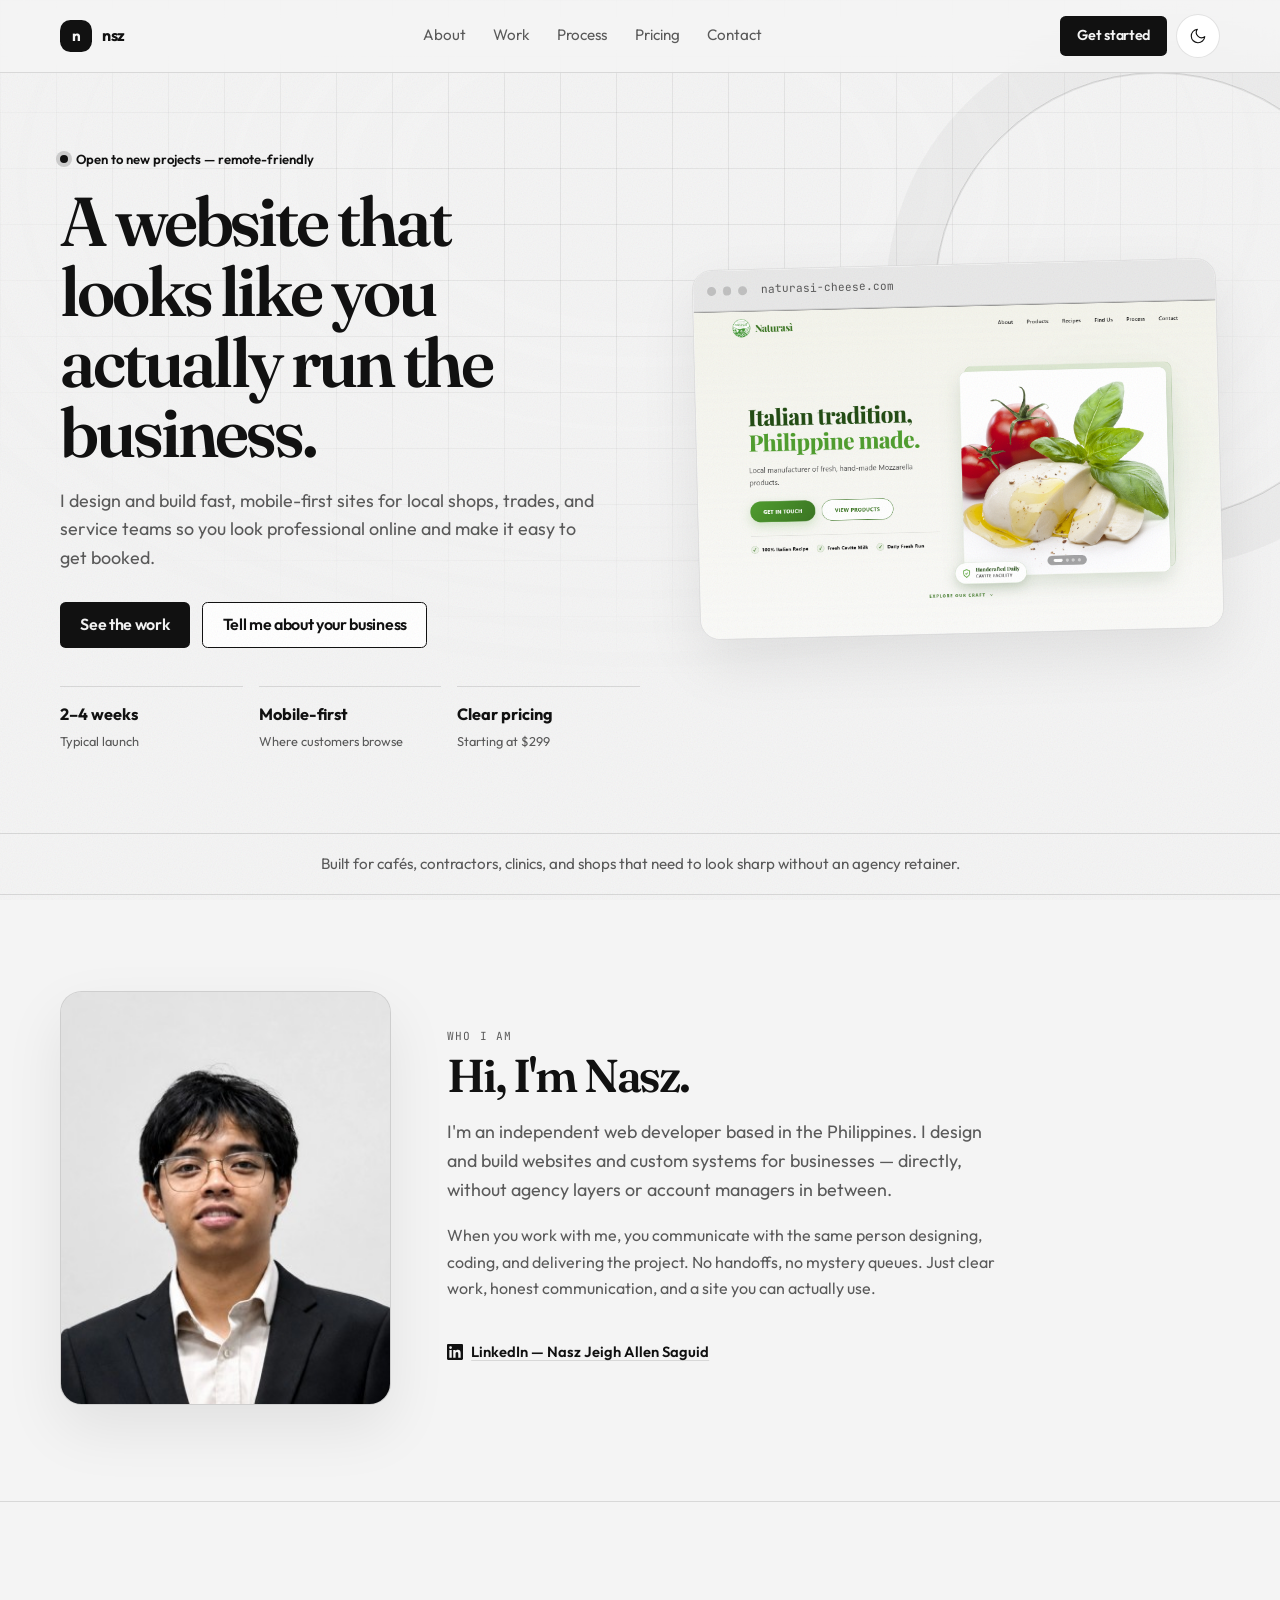
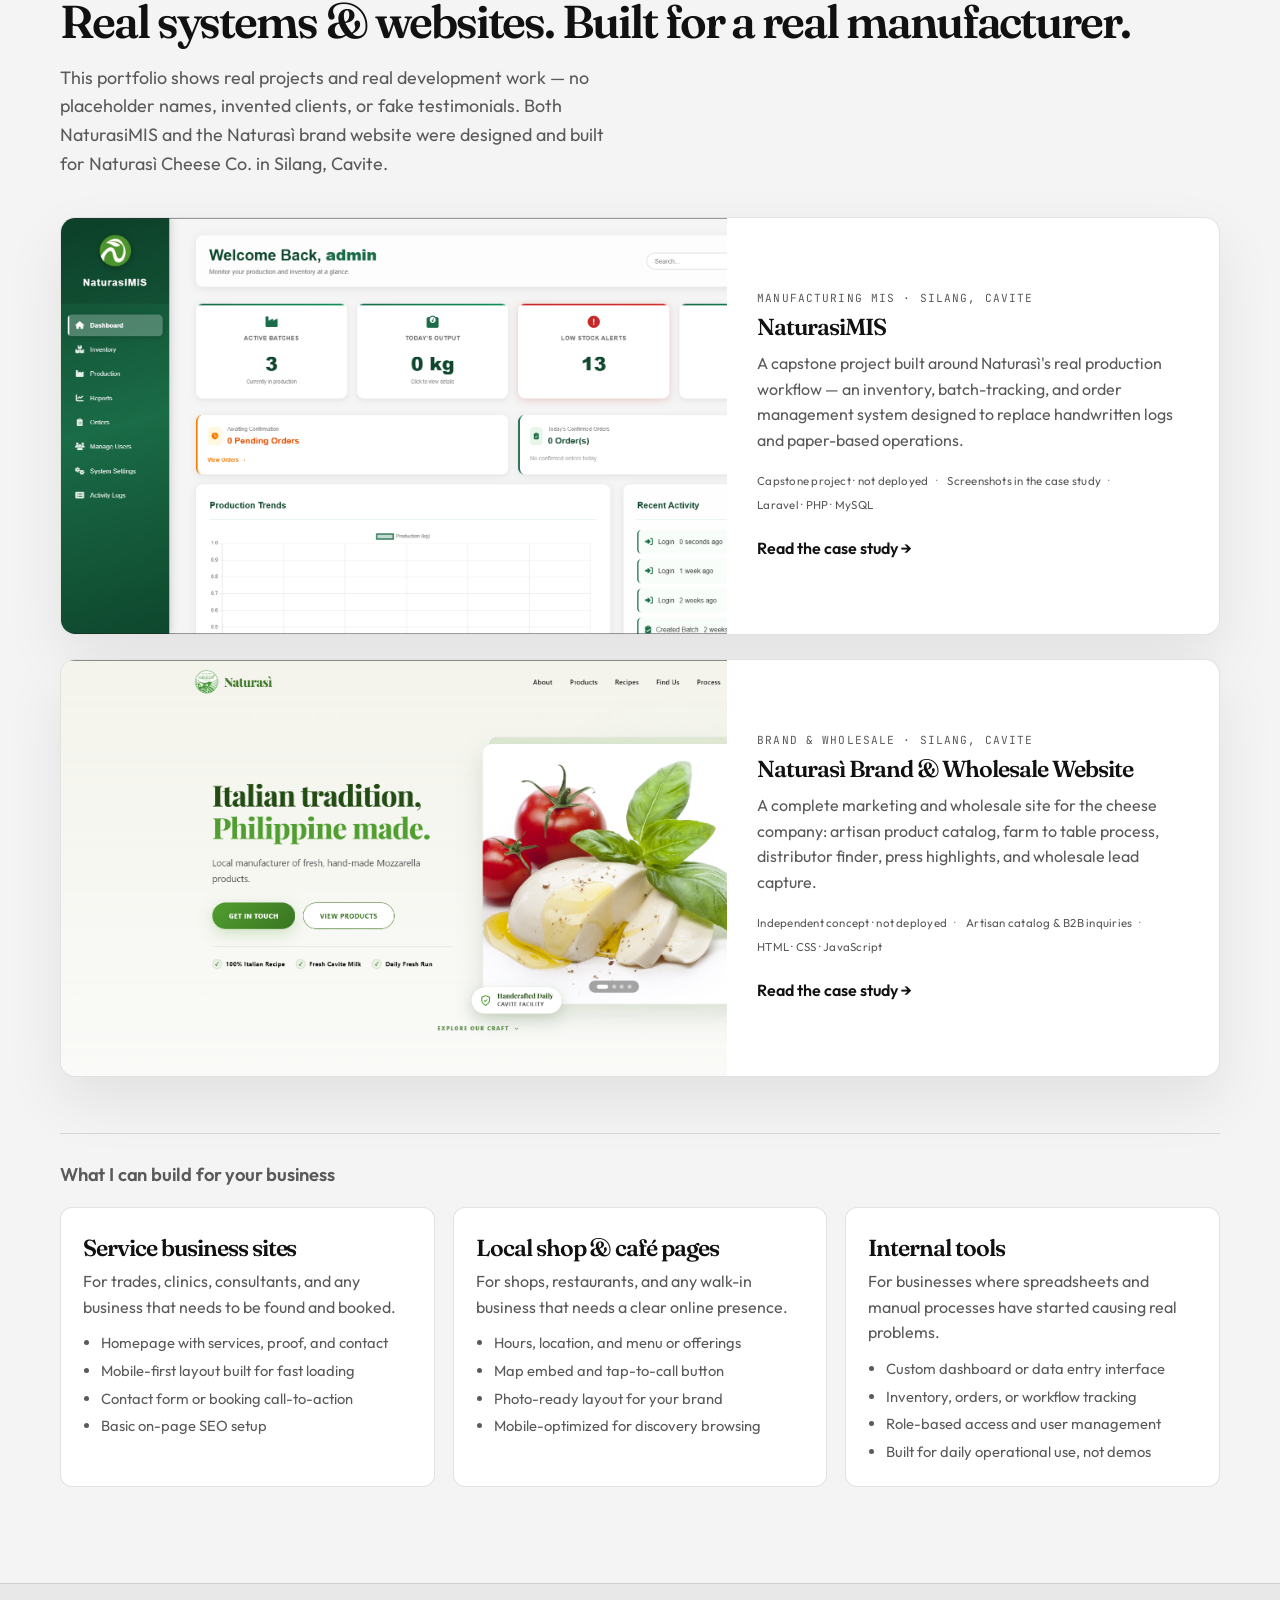
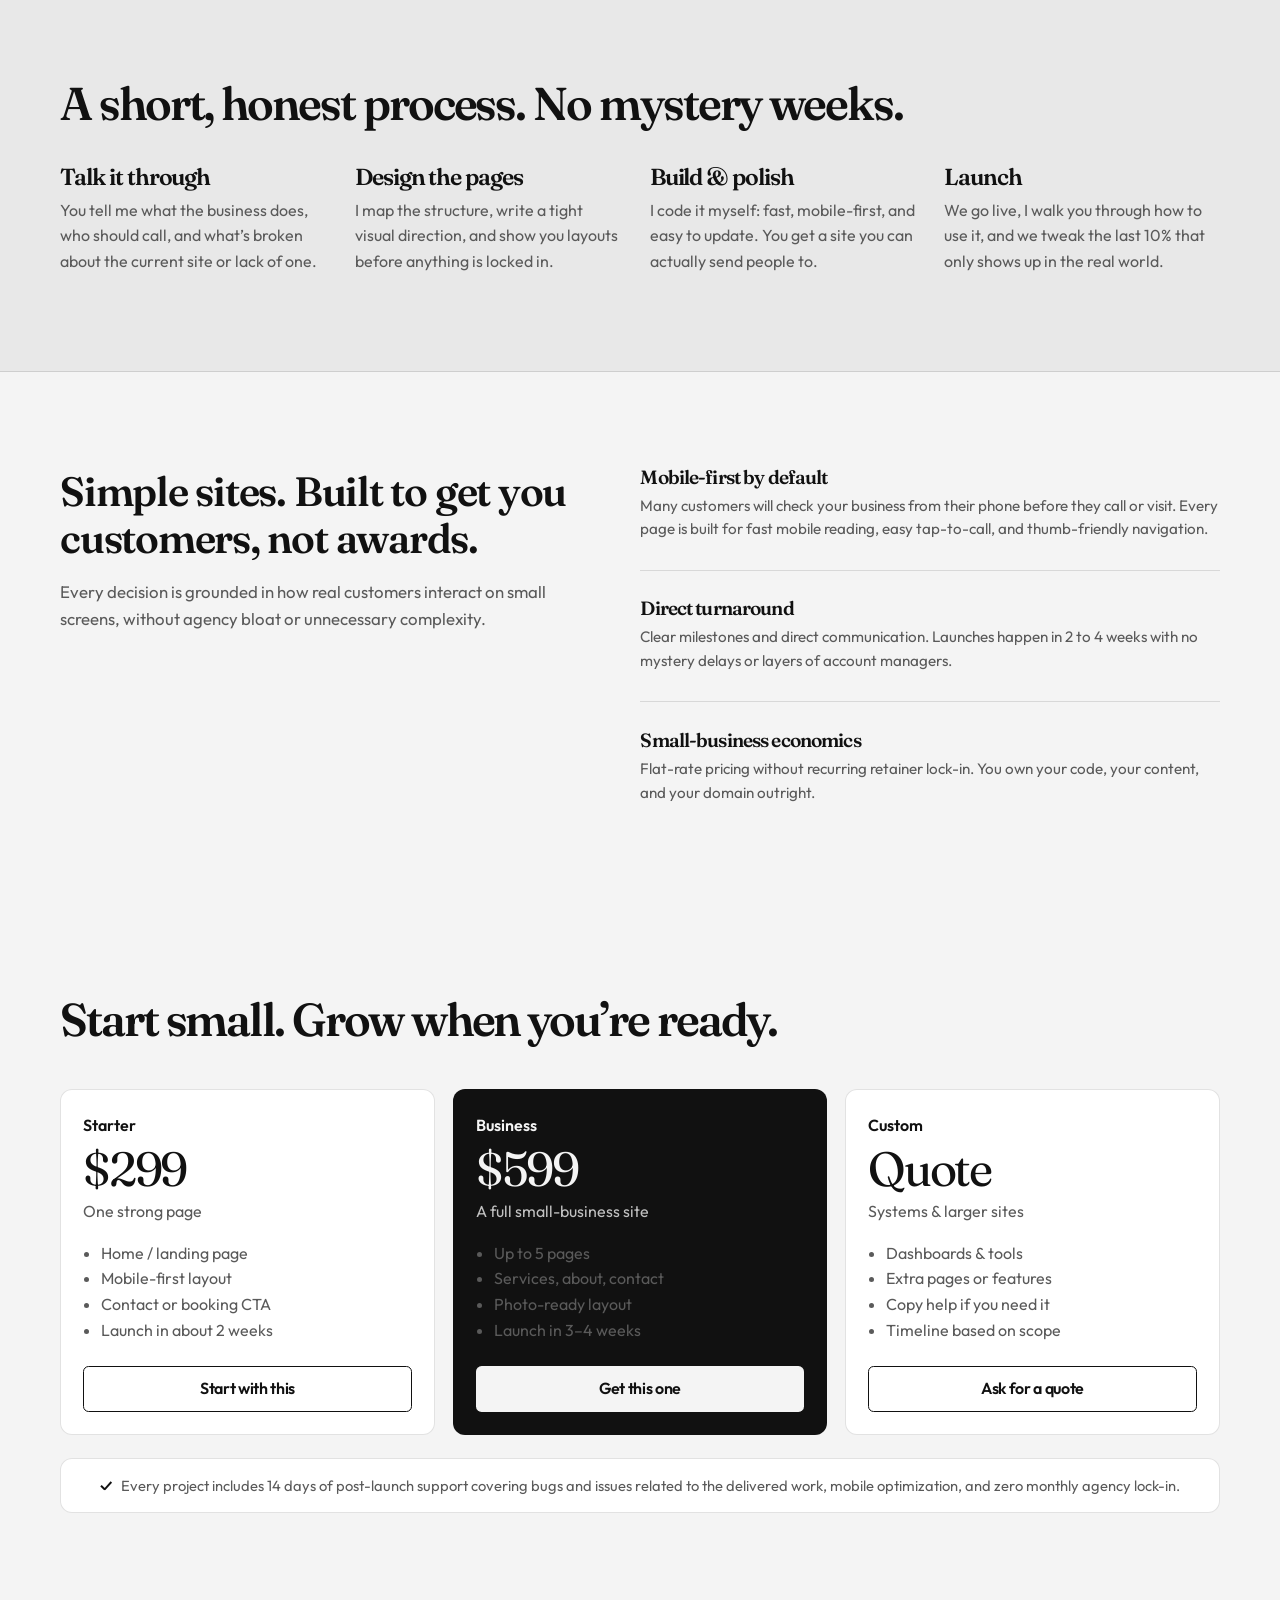
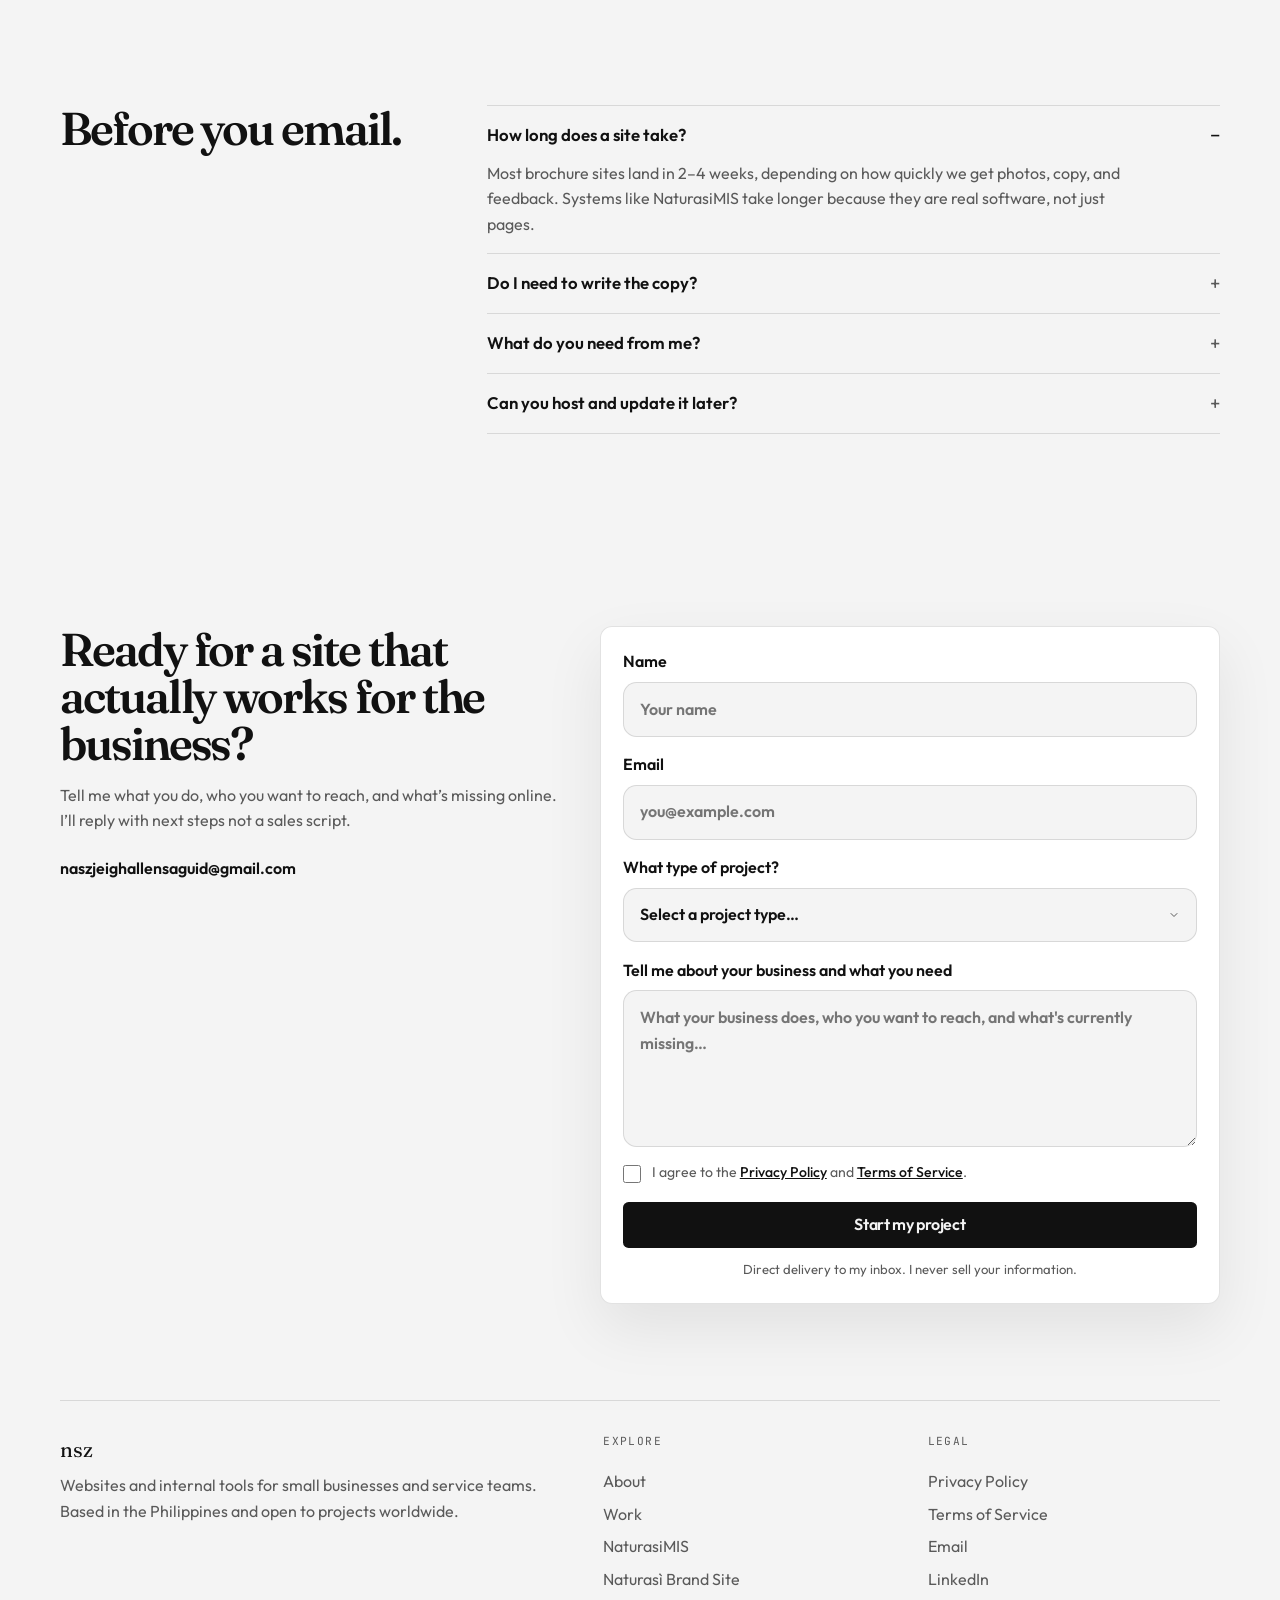
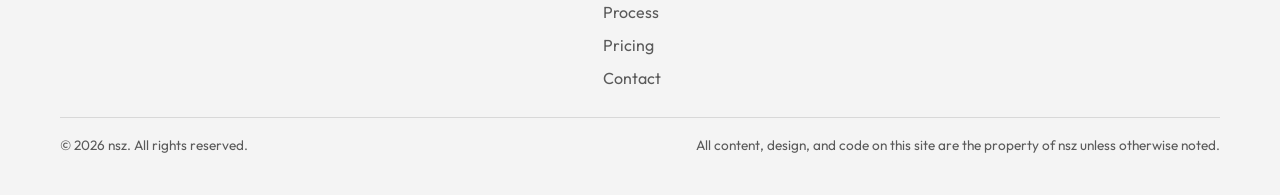
<file: index.html>
<!DOCTYPE html>
<html lang="en">
  <head>
    <meta charset="UTF-8" />
    <meta name="viewport" content="width=device-width, initial-scale=1.0" />
    <meta
      name="description"
      content="nsz builds fast, modern websites for local businesses — clean design, clear structure, and pages that help you win more customers."
    />
    <meta name="author" content="nsz" />
    <meta name="robots" content="index, follow" />
    <meta name="theme-color" content="#f4f4f4" />
    <meta name="color-scheme" content="light dark" />
    <title>nsz — Websites for local businesses</title>
    <meta property="og:type" content="website" />
    <meta property="og:title" content="nsz — Websites for local businesses" />
    <meta
      property="og:description"
      content="Freelance web design for shops, trades, and service teams. Fast, mobile-first sites that make it easy to get booked."
    />
    <meta property="og:image" content="assets/naturasi-brand.png" />
    <meta property="og:url" content="https://nsz-web.netlify.app/" />
    <link rel="canonical" href="https://nsz-web.netlify.app/" />
    <meta property="og:locale" content="en_US" />
    <meta name="twitter:card" content="summary_large_image" />
    <meta name="twitter:title" content="nsz — Websites for local businesses" />
    <meta
      name="twitter:description"
      content="Freelance web design for shops, trades, and service teams."
    />
    <meta name="twitter:image" content="assets/naturasi-brand.png" />
    <link rel="preconnect" href="https://fonts.googleapis.com" />
    <link rel="preconnect" href="https://fonts.gstatic.com" crossorigin />
    <link
      href="https://fonts.googleapis.com/css2?family=Fraunces:opsz,wght@9..144,500;9..144,600;9..144,700&family=Outfit:wght@400;500;600;700&family=JetBrains+Mono:wght@500;700&display=swap"
      rel="stylesheet"
    />
    <link rel="stylesheet" href="styles.css" />
    <link rel="icon" href="assets/favicon.ico" type="image/x-icon" />
    <link rel="apple-touch-icon" href="assets/favicon.ico" />
    <script type="application/ld+json">
      {
        "@context": "https://schema.org",
        "@type": "ProfessionalService",
        "name": "nsz",
        "description": "Freelance web design and custom development for small businesses and service teams.",
        "email": "naszjeighallensaguid@gmail.com",
        "areaServed": ["US", "Worldwide"],
        "priceRange": "$299+",
        "url": "./"
      }
    </script>
  </head>
  <body>
    <a class="skip-link" href="#top">Skip to content</a>
    <div class="page-grain" aria-hidden="true"></div>

    <div class="page-shell">
      <header class="site-header">
        <div class="container nav-wrap">
          <a href="#top" class="brand" aria-label="nsz home">
            <span class="brand-mark">n</span>
            <span class="brand-text">nsz</span>
          </a>

          <nav class="site-nav" id="siteNav" aria-label="Main navigation">
            <a href="#about">About</a>
            <a href="#work">Work</a>
            <a href="#process">Process</a>
            <a href="#pricing">Pricing</a>
            <a href="#contact">Contact</a>
            <a class="button button-small button-primary nav-cta-mobile" href="#contact">Get started</a>
          </nav>

          <div class="nav-actions">
            <a class="button button-small button-primary" href="#contact">Get started</a>
            <button
              id="themeToggle"
              class="button button-small button-secondary theme-toggle"
              aria-pressed="false"
              aria-label="Toggle night mode"
              type="button"
            >
              <svg class="icon icon-moon" viewBox="0 0 24 24" width="18" height="18" aria-hidden="true" focusable="false">
                <path d="M21 12.79A9 9 0 1 1 11.21 3 7 7 0 0 0 21 12.79z" fill="none" stroke="currentColor" stroke-width="1.5" stroke-linecap="round" stroke-linejoin="round"></path>
              </svg>
              <svg class="icon icon-sun" viewBox="0 0 24 24" width="18" height="18" aria-hidden="true" focusable="false">
                <circle cx="12" cy="12" r="3" fill="none" stroke="currentColor" stroke-width="1.5"></circle>
                <path d="M12 1v2M12 21v2M4.2 4.2l1.4 1.4M18.4 18.4l1.4 1.4M1 12h2M21 12h2M4.2 19.8l1.4-1.4M18.4 5.6l1.4-1.4" fill="none" stroke="currentColor" stroke-width="1.5" stroke-linecap="round"></path>
              </svg>
            </button>
            <button
              class="menu-toggle"
              id="menuToggle"
              type="button"
              aria-expanded="false"
              aria-controls="siteNav"
              aria-label="Open menu"
            >
              <span></span>
              <span></span>
              <span></span>
            </button>
          </div>
        </div>
      </header>

      <main id="top">
        <section class="hero">
          <div class="container hero-grid">
            <div class="hero-copy reveal in-view">
              <p class="availability"><span></span> Open to new projects &mdash; remote-friendly</p>
              <h1>A website that looks like you actually run the business.</h1>
              <p class="lead">
                I design and build fast, mobile-first sites for local shops, trades, and service teams
                so you look professional online and make it easy to get booked.
              </p>
              <div class="cta-row">
                <a class="button button-primary" href="#work">See the work</a>
                <a class="button button-secondary" href="#contact">Tell me about your business</a>
              </div>
              <ul class="hero-metrics" aria-label="How projects typically run">
                <li><strong>2–4 weeks</strong><span>Typical launch</span></li>
                <li><strong>Mobile-first</strong><span>Where customers browse</span></li>
                <li><strong>Clear pricing</strong><span>Starting at $299</span></li>
              </ul>
            </div>

            <div class="hero-visual reveal in-view">
              <div class="hero-glow" aria-hidden="true"></div>
              <figure class="device-frame">
                <div class="device-chrome">
                  <span></span><span></span><span></span>
                  <p>naturasi-cheese.com</p>
                </div>
                <img
                  src="assets/naturasi-brand.png"
                  alt="Naturasì Cheese Co. artisan website showcase"
                />
              </figure>
            </div>
          </div>
        </section>

        <section class="strip">
          <div class="container strip-inner">
            <p>Built for cafés, contractors, clinics, and shops that need to look sharp without an agency retainer.</p>
          </div>
        </section>

        <section id="about" class="section-space about">
          <div class="container about-wrap">
            <div class="about-photo-col">
              <div class="about-photo-frame">
                <img
                  src="assets/nasz.jpg"
                  alt="Nasz Jeigh Allen Saguid — independent web developer based in the Philippines"
                  class="about-photo"
                />
              </div>
            </div>
            <div class="about-copy reveal">
              <p class="project-row-label">Who I am</p>
              <h2>Hi, I'm Nasz.</h2>
              <p class="lead">
                I'm an independent web developer based in the Philippines. I design and build
                websites and custom systems for businesses — directly, without agency layers
                or account managers in between.
              </p>
              <p class="about-detail">
                When you work with me, you communicate with the same person designing,
                coding, and delivering the project. No handoffs, no mystery queues. Just
                clear work, honest communication, and a site you can actually use.
              </p>
              <a
                href="https://www.linkedin.com/in/nasz-jeigh-allen-saguid-150aa339a/"
                target="_blank"
                rel="noopener noreferrer"
                class="about-linkedin"
                aria-label="Nasz Jeigh Allen Saguid on LinkedIn (opens in new tab)"
              >
                <svg width="16" height="16" viewBox="0 0 24 24" fill="currentColor" aria-hidden="true" focusable="false">
                  <path d="M20.447 20.452h-3.554v-5.569c0-1.328-.027-3.037-1.852-3.037-1.853 0-2.136 1.445-2.136 2.939v5.667H9.351V9h3.414v1.561h.046c.477-.9 1.637-1.85 3.37-1.85 3.601 0 4.267 2.37 4.267 5.455v6.286zM5.337 7.433a2.062 2.062 0 01-2.063-2.065 2.064 2.064 0 112.063 2.065zm1.782 13.019H3.555V9h3.564v11.452zM22.225 0H1.771C.792 0 0 .774 0 1.729v20.542C0 23.227.792 24 1.771 24h20.451C23.2 24 24 23.227 24 22.271V1.729C24 .774 23.2 0 22.222 0h.003z"/>
                </svg>
                LinkedIn &mdash; Nasz Jeigh Allen Saguid
              </a>
            </div>
          </div>
        </section>

        <section id="work" class="section-space work">
          <div class="container">
            <div class="section-heading reveal">
              <h2>Real systems &amp; websites. Built for a real manufacturer.</h2>
              <p class="section-lede">
                This portfolio shows real projects and real development work — no placeholder names,
                invented clients, or fake testimonials. Both NaturasiMIS and the Naturasì brand
                website were designed and built for Naturasì Cheese Co. in Silang, Cavite.
              </p>
            </div>

            <article class="case-study reveal">
              <a class="case-study-link" href="naturasi.html">
                <div class="case-media">
                  <img src="assets/Dashboard.png" alt="NaturasiMIS dashboard screenshot" />
                </div>
                <div class="case-body">
                  <p class="project-row-label">Manufacturing MIS · Silang, Cavite</p>
                  <h3>NaturasiMIS</h3>
                  <p>
                    A capstone project built around Naturasì's real production workflow — an inventory,
                    batch-tracking, and order management system designed to replace handwritten logs and
                    paper-based operations.
                  </p>
                  <ul class="case-tags">
                    <li>Capstone project · not deployed</li>
                    <li>Screenshots in the case study</li>
                    <li>Laravel · PHP · MySQL</li>
                  </ul>
                  <span class="text-link">Read the case study <span aria-hidden="true">→</span></span>
                </div>
              </a>
            </article>

            <article class="case-study reveal">
              <a class="case-study-link" href="naturasi-website.html">
                <div class="case-media">
                  <img src="assets/naturasi-brand.png" alt="Naturasì brand and wholesale website screenshot" />
                </div>
                <div class="case-body">
                  <p class="project-row-label">Brand &amp; Wholesale · Silang, Cavite</p>
                  <h3>Naturasì Brand &amp; Wholesale Website</h3>
                  <p>
                    A complete marketing and wholesale site for the cheese company: artisan product catalog,
                    farm to table process, distributor finder, press highlights, and wholesale lead capture.
                  </p>
                  <ul class="case-tags">
                    <li>Independent concept &middot; not deployed</li>
                    <li>Artisan catalog &amp; B2B inquiries</li>
                    <li>HTML · CSS · JavaScript</li>
                  </ul>
                  <span class="text-link">Read the case study <span aria-hidden="true">→</span></span>
                </div>
              </a>
            </article>

            <div class="offer-header reveal">
              <h3>What I can build for your business</h3>
            </div>

            <div class="offer-grid">
              <article class="offer-card reveal">
                <h3>Service business sites</h3>
                <p>For trades, clinics, consultants, and any business that needs to be found and booked.</p>
                <ul>
                  <li>Homepage with services, proof, and contact</li>
                  <li>Mobile-first layout built for fast loading</li>
                  <li>Contact form or booking call-to-action</li>
                  <li>Basic on-page SEO setup</li>
                </ul>
              </article>
              <article class="offer-card reveal">
                <h3>Local shop &amp; café pages</h3>
                <p>For shops, restaurants, and any walk-in business that needs a clear online presence.</p>
                <ul>
                  <li>Hours, location, and menu or offerings</li>
                  <li>Map embed and tap-to-call button</li>
                  <li>Photo-ready layout for your brand</li>
                  <li>Mobile-optimized for discovery browsing</li>
                </ul>
              </article>
              <article class="offer-card reveal">
                <h3>Internal tools</h3>
                <p>For businesses where spreadsheets and manual processes have started causing real problems.</p>
                <ul>
                  <li>Custom dashboard or data entry interface</li>
                  <li>Inventory, orders, or workflow tracking</li>
                  <li>Role-based access and user management</li>
                  <li>Built for daily operational use, not demos</li>
                </ul>
              </article>
            </div>
          </div>
        </section>

        <section id="process" class="section-space process">
          <div class="container">
            <div class="section-heading reveal">
              <h2>A short, honest process. No mystery weeks.</h2>
            </div>
            <ol class="process-list">
              <li class="reveal">
                <h3>Talk it through</h3>
                <p>You tell me what the business does, who should call, and what’s broken about the current site or lack of one.</p>
              </li>
              <li class="reveal">
                <h3>Design the pages</h3>
                <p>I map the structure, write a tight visual direction, and show you layouts before anything is locked in.</p>
              </li>
              <li class="reveal">
                <h3>Build &amp; polish</h3>
                <p>I code it myself: fast, mobile-first, and easy to update. You get a site you can actually send people to.</p>
              </li>
              <li class="reveal">
                <h3>Launch</h3>
                <p>We go live, I walk you through how to use it, and we tweak the last 10% that only shows up in the real world.</p>
              </li>
            </ol>
          </div>
        </section>

        <section id="benefits" class="section-space benefits">
          <div class="container">
            <div class="benefits-editorial reveal">
              <div class="benefits-lead">
                <h2>Simple sites. Built to get you customers, not awards.</h2>
                <p>Every decision is grounded in how real customers interact on small screens, without agency bloat or unnecessary complexity.</p>
              </div>
              <div class="benefits-pillars">
                <div class="pillar-item">
                    <h3>Mobile-first by default</h3>
                    <p>Many customers will check your business from their phone before they call or visit. Every page is built for fast mobile reading, easy tap-to-call, and thumb-friendly navigation.</p>
                  </div>
                <div class="pillar-item">
                  <h3>Direct turnaround</h3>
                  <p>Clear milestones and direct communication. Launches happen in 2 to 4 weeks with no mystery delays or layers of account managers.</p>
                </div>
                <div class="pillar-item">
                  <h3>Small-business economics</h3>
                  <p>Flat-rate pricing without recurring retainer lock-in. You own your code, your content, and your domain outright.</p>
                </div>
              </div>
            </div>
          </div>
        </section>

        <section id="pricing" class="section-space pricing">
          <div class="container">
            <div class="section-heading reveal">
              <h2>Start small. Grow when you’re ready.</h2>
            </div>
            <div class="price-grid">
              <article class="price-card reveal">
                <p class="price-name">Starter</p>
                <p class="price-amount">$299</p>
                <p class="price-note">One strong page</p>
                <ul>
                  <li>Home / landing page</li>
                  <li>Mobile-first layout</li>
                  <li>Contact or booking CTA</li>
                  <li>Launch in about 2 weeks</li>
                </ul>
                <a class="button button-secondary button-full" href="#contact">Start with this</a>
              </article>
              <article class="price-card price-card-featured reveal">
                <p class="price-name">Business</p>
                <p class="price-amount">$599</p>
                <p class="price-note">A full small-business site</p>
                <ul>
                  <li>Up to 5 pages</li>
                  <li>Services, about, contact</li>
                  <li>Photo-ready layout</li>
                  <li>Launch in 3–4 weeks</li>
                </ul>
                <a class="button button-primary button-full" href="#contact">Get this one</a>
              </article>
              <article class="price-card reveal">
                <p class="price-name">Custom</p>
                <p class="price-amount">Quote</p>
                <p class="price-note">Systems &amp; larger sites</p>
                <ul>
                  <li>Dashboards &amp; tools</li>
                  <li>Extra pages or features</li>
                  <li>Copy help if you need it</li>
                  <li>Timeline based on scope</li>
                </ul>
                <a class="button button-secondary button-full" href="#contact">Ask for a quote</a>
              </article>
            </div>
            <div class="pricing-guarantee reveal">
              <p><span>✓</span> Every project includes 14 days of post-launch support covering bugs and issues related to the delivered work, mobile optimization, and zero monthly agency lock-in.</p>
            </div>
          </div>
        </section>

        <section id="faq" class="section-space faq">
          <div class="container faq-wrap">
            <div class="section-heading reveal">
              <h2>Before you email.</h2>
            </div>
            <div class="faq-list">
              <details class="reveal" open>
                <summary>How long does a site take?</summary>
                <p>Most brochure sites land in 2–4 weeks, depending on how quickly we get photos, copy, and feedback. Systems like NaturasiMIS take longer because they are real software, not just pages.</p>
              </details>
              <details class="reveal">
                <summary>Do I need to write the copy?</summary>
                <p>If you have it, great. If you don’t, I can draft clear page copy from a short call so you’re not staring at a blank page.</p>
              </details>
              <details class="reveal">
                <summary>What do you need from me?</summary>
                <p>A few photos, your hours and services, and what you want people to do (call, book, visit, order). That’s enough to start.</p>
              </details>
              <details class="reveal">
                <summary>Can you host and update it later?</summary>
                <p>Yes. We can talk hosting when we pick a plan. Small updates after launch are straightforward you’re not locked into a mystery CMS.</p>
              </details>
            </div>
          </div>
        </section>

        <section id="contact" class="section-space contact">
          <div class="container contact-wrap">
            <div class="contact-copy reveal">
              <h2>Ready for a site that actually works for the business?</h2>
              <p>Tell me what you do, who you want to reach, and what’s missing online. I’ll reply with next steps not a sales script.</p>
              <div class="contact-details">
                <a href="mailto:naszjeighallensaguid@gmail.com">naszjeighallensaguid@gmail.com</a>
              </div>
            </div>

            <form id="contactForm" class="contact-form reveal">
              <input type="hidden" name="access_key" id="formAccessKey" value="ebcb9fa3-0863-4486-a19d-3262a46390e4" />
              <div id="formStatus" class="form-status" role="alert"></div>
              <label>
                <span>Name</span>
                <input type="text" name="name" placeholder="Your name" required autocomplete="name" />
              </label>
              <label>
                <span>Email</span>
                <input type="email" name="email" placeholder="you@example.com" required autocomplete="email" />
              </label>
              <label>
                <span>What type of project?</span>
                <select name="project_type">
                  <option value="" disabled selected>Select a project type…</option>
                  <option value="New website">New website</option>
                  <option value="Website redesign">Website redesign</option>
                  <option value="Custom / internal tool">Custom / internal tool</option>
                  <option value="Not sure yet">Not sure yet</option>
                </select>
              </label>
              <label>
                <span>Tell me about your business and what you need</span>
                <textarea name="message" rows="5" placeholder="What your business does, who you want to reach, and what's currently missing…" required></textarea>
              </label>
              <label class="consent">
                <input type="checkbox" name="consent" required />
                <span>I agree to the <a href="privacy.html">Privacy Policy</a> and <a href="terms.html">Terms of Service</a>.</span>
              </label>
              <button type="submit" id="submitBtn" class="button button-primary button-full">Start my project</button>
              <p class="form-note">Direct delivery to my inbox. I never sell your information.</p>
            </form>
          </div>
        </section>
      </main>

      <footer class="site-footer">
        <div class="container">
          <div class="footer-grid">
            <div>
              <p class="footer-brand">nsz</p>
              <p>Websites and internal tools for small businesses and service teams. Based in the Philippines and open to projects worldwide.</p>
            </div>
            <nav class="footer-col" aria-label="Explore">
              <p class="footer-label">Explore</p>
              <a href="#about">About</a>
              <a href="#work">Work</a>
              <a href="naturasi.html">NaturasiMIS</a>
              <a href="naturasi-website.html">Naturasì Brand Site</a>
              <a href="#process">Process</a>
              <a href="#pricing">Pricing</a>
              <a href="#contact">Contact</a>
            </nav>
            <nav class="footer-col" aria-label="Legal">
              <p class="footer-label">Legal</p>
              <a href="privacy.html">Privacy Policy</a>
              <a href="terms.html">Terms of Service</a>
              <a href="mailto:naszjeighallensaguid@gmail.com">Email</a>
              <a href="https://www.linkedin.com/in/nasz-jeigh-allen-saguid-150aa339a/" target="_blank" rel="noopener noreferrer">LinkedIn</a>
            </nav>
          </div>
          <div class="footer-bottom">
            <p>© <span id="year">2026</span> nsz. All rights reserved.</p>
            <p>All content, design, and code on this site are the property of nsz unless otherwise noted.</p>
          </div>
        </div>
      </footer>
    </div>

    <script src="script.js"></script>
  </body>
</html>
</file>
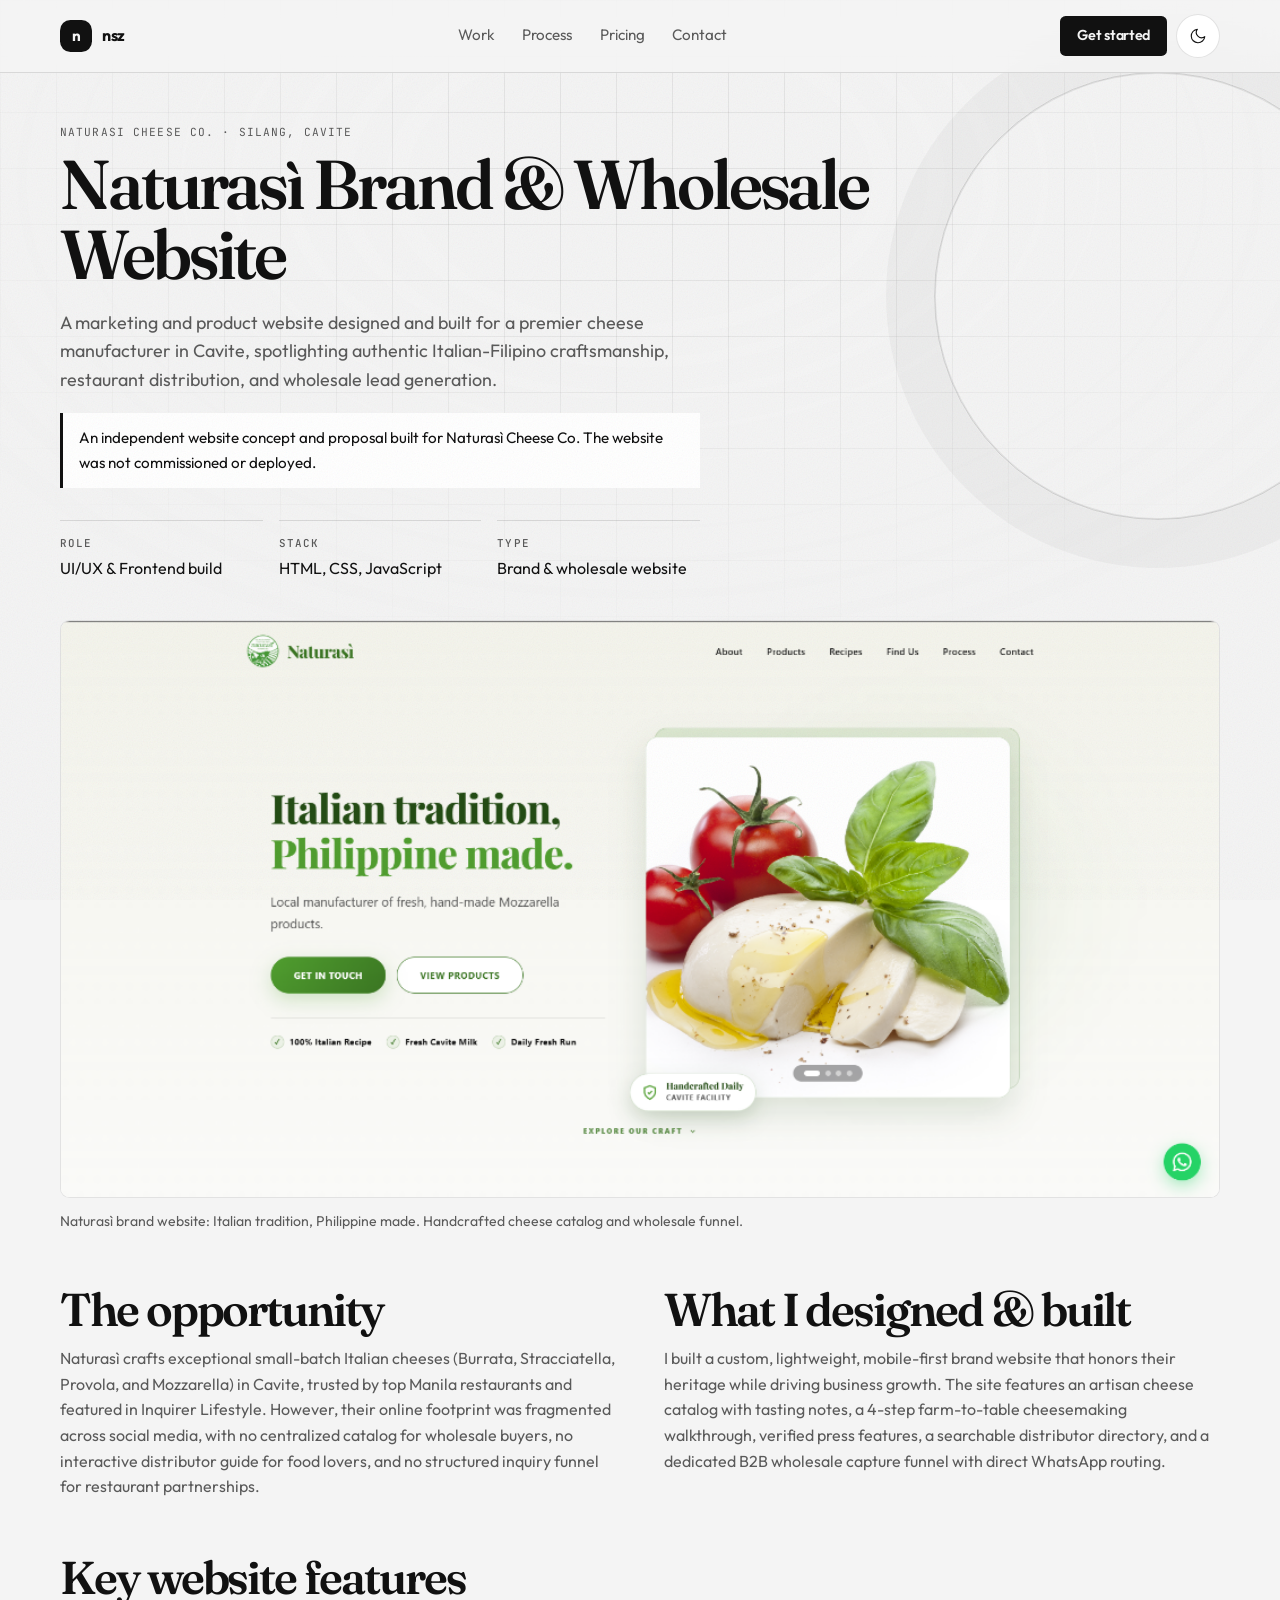
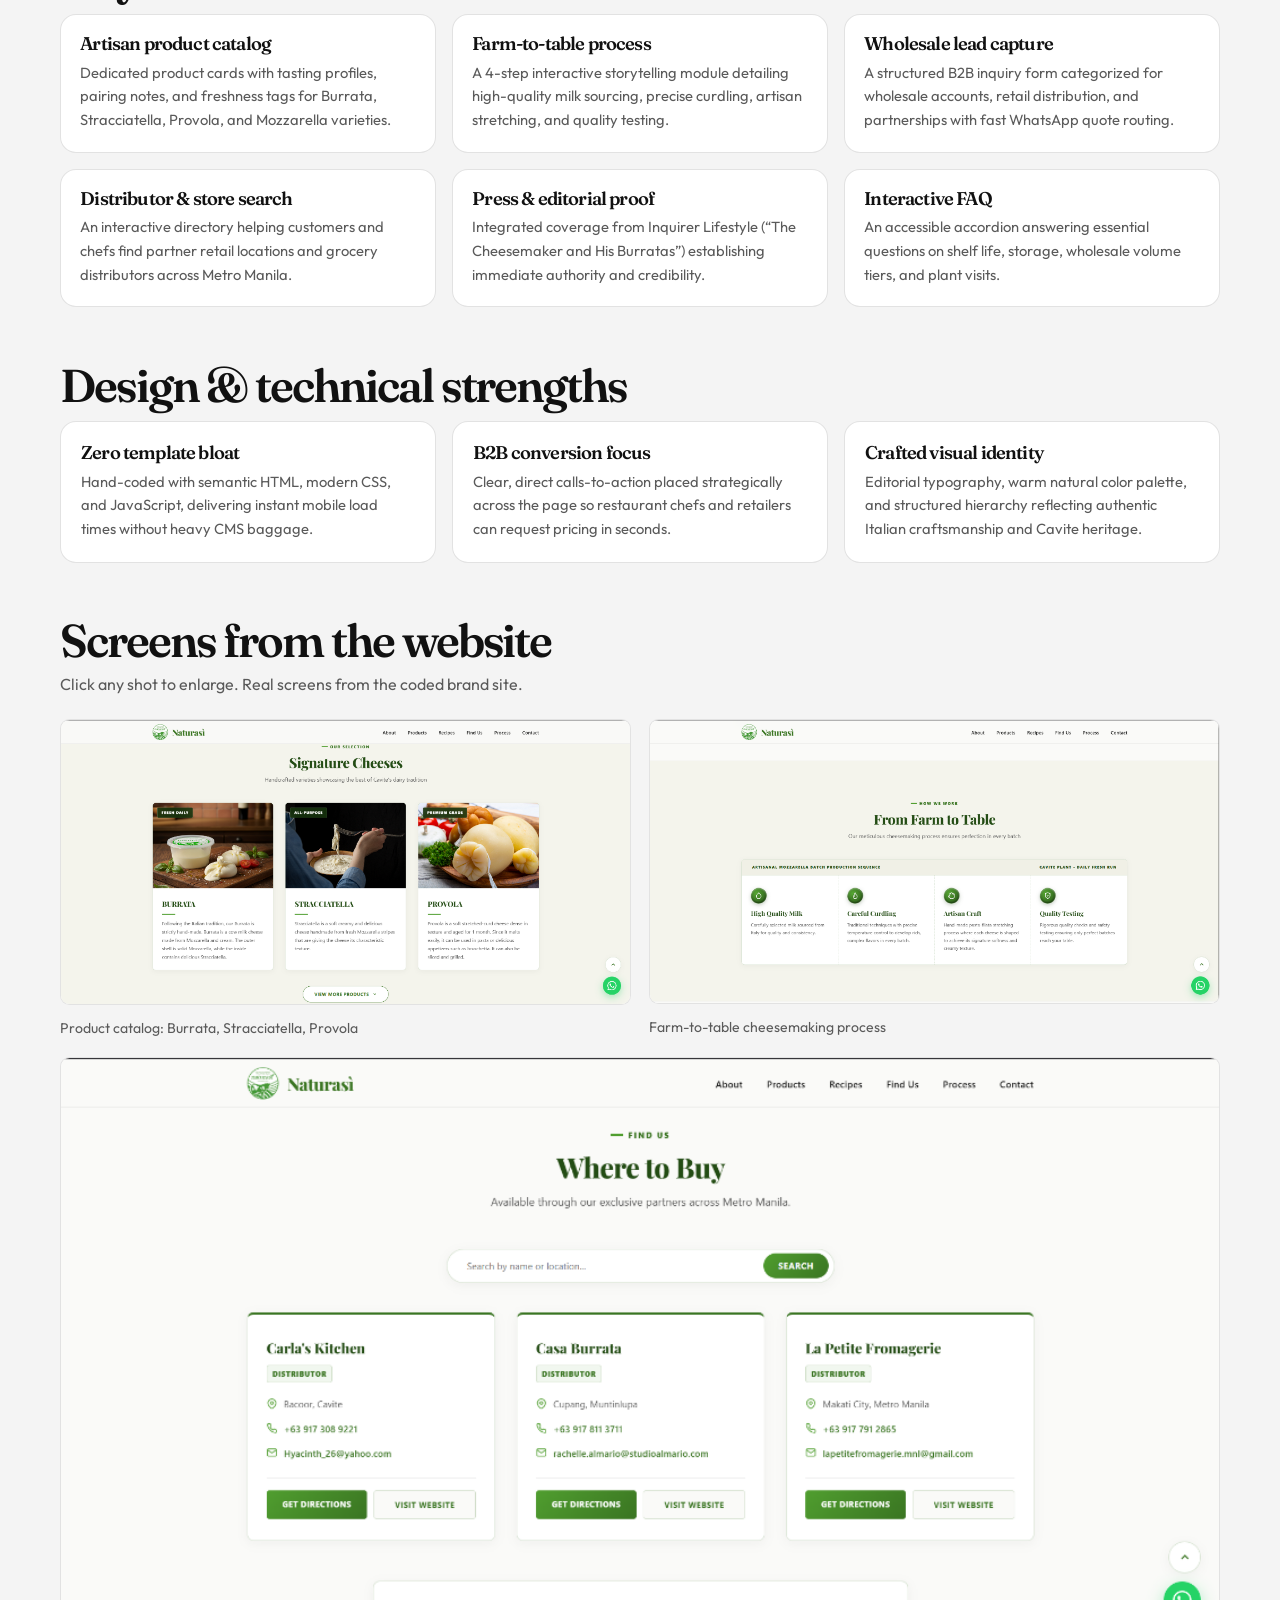
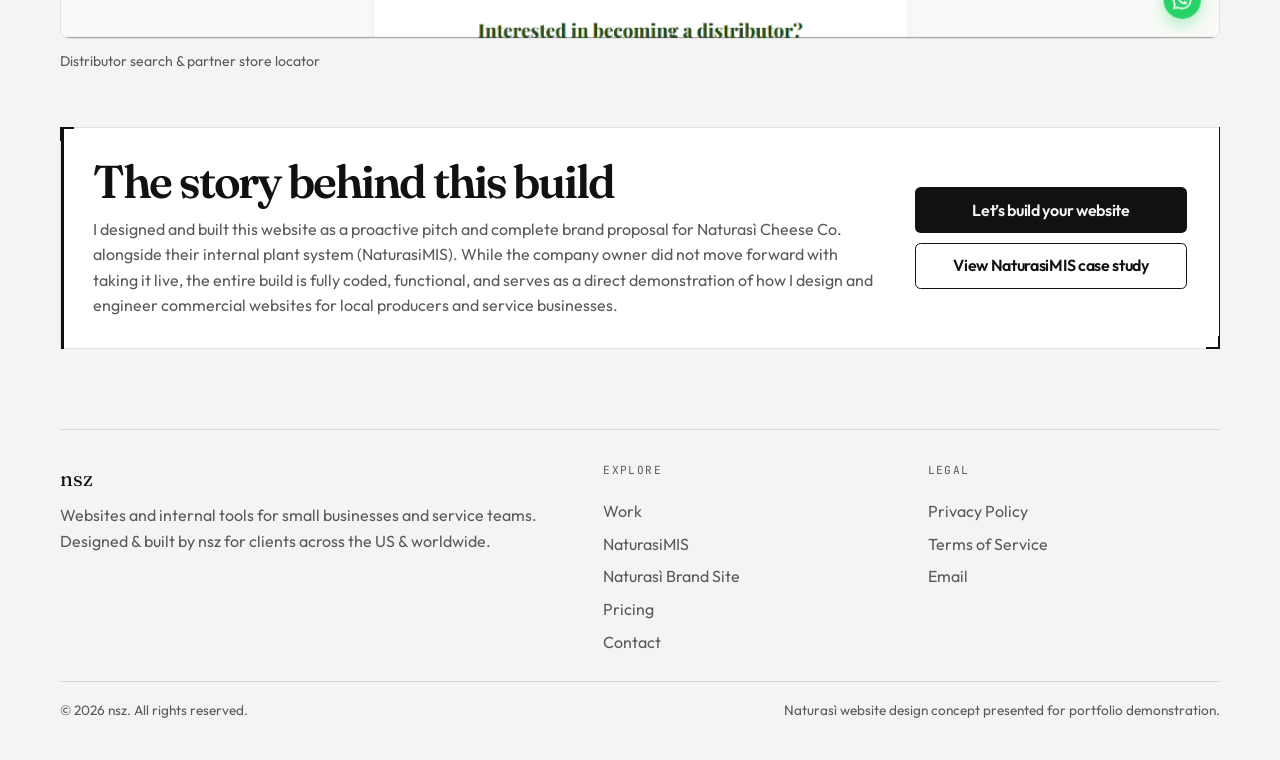
<file: naturasi-website.html>
<!DOCTYPE html>
<html lang="en">
  <head>
    <meta charset="UTF-8" />
    <meta name="viewport" content="width=device-width, initial-scale=1.0" />
    <meta
      name="description"
      content="Naturasì brand and wholesale website case study: an artisan cheese catalog, farm-to-table process, distributor finder, and wholesale lead system built for a cheese manufacturer in Cavite."
    />
    <meta name="author" content="nsz" />
    <meta name="robots" content="index, follow" />
    <meta name="theme-color" content="#f4f4f4" />
    <meta name="color-scheme" content="light dark" />
    <title>Naturasì Website Case Study · nsz</title>
    <meta property="og:type" content="article" />
    <meta property="og:title" content="Naturasì Website Case Study · nsz" />
    <meta
      property="og:description"
      content="Artisan cheese brand and wholesale website: product catalog, farm-to-table storytelling, press features, distributor search, and B2B lead capture."
    />
    <meta property="og:image" content="assets/naturasi-brand.png" />
    <meta property="og:url" content="https://nsz-web.netlify.app/naturasi-website.html" />
    <link rel="canonical" href="https://nsz-web.netlify.app/naturasi-website.html" />
    <link rel="preconnect" href="https://fonts.googleapis.com" />
    <link rel="preconnect" href="https://fonts.gstatic.com" crossorigin />
    <link
      href="https://fonts.googleapis.com/css2?family=Fraunces:opsz,wght@9..144,500;9..144,600;9..144,700&family=Outfit:wght@400;500;600;700&family=JetBrains+Mono:wght@500;700&display=swap"
      rel="stylesheet"
    />
    <link rel="stylesheet" href="styles.css" />
    <link rel="icon" href="assets/favicon.ico" type="image/x-icon" />
  </head>
  <body>
    <a class="skip-link" href="#case">Skip to content</a>
    <div class="page-grain" aria-hidden="true"></div>

    <div class="page-shell">
      <header class="site-header">
        <div class="container nav-wrap">
          <a href="index.html" class="brand" aria-label="nsz home">
            <span class="brand-mark">n</span>
            <span class="brand-text">nsz</span>
          </a>

          <nav class="site-nav" id="siteNav" aria-label="Main navigation">
            <a href="index.html#work">Work</a>
            <a href="index.html#process">Process</a>
            <a href="index.html#pricing">Pricing</a>
            <a href="index.html#contact">Contact</a>
            <a class="button button-small button-primary nav-cta-mobile" href="index.html#contact">Get started</a>
          </nav>

          <div class="nav-actions">
            <a class="button button-small button-primary" href="index.html#contact">Get started</a>
            <button
              id="themeToggle"
              class="button button-small button-secondary theme-toggle"
              aria-pressed="false"
              aria-label="Toggle night mode"
              type="button"
            >
              <svg class="icon icon-moon" viewBox="0 0 24 24" width="18" height="18" aria-hidden="true" focusable="false">
                <path d="M21 12.79A9 9 0 1 1 11.21 3 7 7 0 0 0 21 12.79z" fill="none" stroke="currentColor" stroke-width="1.5" stroke-linecap="round" stroke-linejoin="round"></path>
              </svg>
              <svg class="icon icon-sun" viewBox="0 0 24 24" width="18" height="18" aria-hidden="true" focusable="false">
                <circle cx="12" cy="12" r="3" fill="none" stroke="currentColor" stroke-width="1.5"></circle>
                <path d="M12 1v2M12 21v2M4.2 4.2l1.4 1.4M18.4 18.4l1.4 1.4M1 12h2M21 12h2M4.2 19.8l1.4-1.4M18.4 5.6l1.4-1.4" fill="none" stroke="currentColor" stroke-width="1.5" stroke-linecap="round"></path>
              </svg>
            </button>
            <button
              class="menu-toggle"
              id="menuToggle"
              type="button"
              aria-expanded="false"
              aria-controls="siteNav"
              aria-label="Open menu"
            >
              <span></span>
              <span></span>
              <span></span>
            </button>
          </div>
        </div>
      </header>

      <main id="case" class="case-page">
        <section class="container case-intro">
          <p class="project-row-label reveal in-view">Naturasi Cheese Co. · Silang, Cavite</p>
          <h1 class="reveal in-view">Naturasì Brand &amp; Wholesale Website</h1>
          <p class="lead reveal in-view">
            A marketing and product website designed and built for a premier cheese manufacturer in Cavite,
            spotlighting authentic Italian-Filipino craftsmanship, restaurant distribution, and wholesale lead generation.
          </p>
          <p class="case-private reveal in-view">
            An independent website concept and proposal built for Naturasì Cheese Co. The website was not commissioned or deployed.
          </p>
          <ul class="case-meta reveal in-view">
            <li><strong>Role</strong><span>UI/UX &amp; Frontend build</span></li>
            <li><strong>Stack</strong><span>HTML, CSS, JavaScript</span></li>
            <li><strong>Type</strong><span>Brand &amp; wholesale website</span></li>
          </ul>
        </section>

        <section class="container case-hero-shot reveal">
          <figure>
            <button type="button" class="shot-open" data-shot="assets/naturasi-brand.png" data-caption="Naturasì brand website: hero storytelling, product catalog, and wholesale inquiry funnel" aria-label="Enlarge brand website screenshot">
              <img src="assets/naturasi-brand.png" alt="Naturasì artisan cheese website showcase" />
            </button>
            <figcaption>Naturasì brand website: Italian tradition, Philippine made. Handcrafted cheese catalog and wholesale funnel.</figcaption>
          </figure>
        </section>

        <section class="container case-prose">
          <div class="reveal">
            <h2>The opportunity</h2>
            <p>
              Naturasì crafts exceptional small-batch Italian cheeses (Burrata, Stracciatella, Provola, and Mozzarella)
              in Cavite, trusted by top Manila restaurants and featured in Inquirer Lifestyle. However, their online footprint
              was fragmented across social media, with no centralized catalog for wholesale buyers, no interactive distributor guide
              for food lovers, and no structured inquiry funnel for restaurant partnerships.
            </p>
          </div>
          <div class="reveal">
            <h2>What I designed &amp; built</h2>
            <p>
              I built a custom, lightweight, mobile-first brand website that honors their heritage while driving business growth.
              The site features an artisan cheese catalog with tasting notes, a 4-step farm-to-table cheesemaking walkthrough,
              verified press features, a searchable distributor directory, and a dedicated B2B wholesale capture funnel with direct WhatsApp routing.
            </p>
          </div>
        </section>

        <section class="container">
          <h2 class="case-section-title reveal">Key website features</h2>
          <div class="case-feature-grid">
            <article class="reveal">
              <h3>Artisan product catalog</h3>
              <p>Dedicated product cards with tasting profiles, pairing notes, and freshness tags for Burrata, Stracciatella, Provola, and Mozzarella varieties.</p>
            </article>
            <article class="reveal">
              <h3>Farm-to-table process</h3>
              <p>A 4-step interactive storytelling module detailing high-quality milk sourcing, precise curdling, artisan stretching, and quality testing.</p>
            </article>
            <article class="reveal">
              <h3>Wholesale lead capture</h3>
              <p>A structured B2B inquiry form categorized for wholesale accounts, retail distribution, and partnerships with fast WhatsApp quote routing.</p>
            </article>
            <article class="reveal">
              <h3>Distributor &amp; store search</h3>
              <p>An interactive directory helping customers and chefs find partner retail locations and grocery distributors across Metro Manila.</p>
            </article>
            <article class="reveal">
              <h3>Press &amp; editorial proof</h3>
              <p>Integrated coverage from Inquirer Lifestyle (“The Cheesemaker and His Burratas”) establishing immediate authority and credibility.</p>
            </article>
            <article class="reveal">
              <h3>Interactive FAQ</h3>
              <p>An accessible accordion answering essential questions on shelf life, storage, wholesale volume tiers, and plant visits.</p>
            </article>
          </div>
        </section>

        <section class="container case-outcomes">
          <h2 class="case-section-title reveal">Design &amp; technical strengths</h2>
          <div class="case-outcome-grid">
            <article class="reveal">
              <h3>Zero template bloat</h3>
              <p>Hand-coded with semantic HTML, modern CSS, and JavaScript, delivering instant mobile load times without heavy CMS baggage.</p>
            </article>
            <article class="reveal">
              <h3>B2B conversion focus</h3>
              <p>Clear, direct calls-to-action placed strategically across the page so restaurant chefs and retailers can request pricing in seconds.</p>
            </article>
            <article class="reveal">
              <h3>Crafted visual identity</h3>
              <p>Editorial typography, warm natural color palette, and structured hierarchy reflecting authentic Italian craftsmanship and Cavite heritage.</p>
            </article>
          </div>
        </section>

        <section class="container case-gallery-wrap">
          <h2 class="case-section-title reveal">Screens from the website</h2>
          <p class="case-gallery-lede reveal">Click any shot to enlarge. Real screens from the coded brand site.</p>
          <div class="case-gallery">
            <figure class="reveal">
              <button type="button" class="shot-open" data-shot="assets/naturasi-products.png" data-caption="Signature Cheeses — product catalog cards with fresh tags, descriptions, and view more toggle" aria-label="Enlarge signature cheeses screenshot">
                <img src="assets/naturasi-products.png" alt="Signature cheeses product catalog with Burrata, Stracciatella, and Provola" />
              </button>
              <figcaption>Product catalog: Burrata, Stracciatella, Provola</figcaption>
            </figure>
            <figure class="reveal">
              <button type="button" class="shot-open" data-shot="assets/naturasi-process.png" data-caption="From Farm to Table — 4-step artisanal mozzarella batch production sequence" aria-label="Enlarge cheesemaking process screenshot">
                <img src="assets/naturasi-process.png" alt="Farm to table 4-step cheesemaking process" />
              </button>
              <figcaption>Farm-to-table cheesemaking process</figcaption>
            </figure>
            <figure class="reveal">
              <button type="button" class="shot-open" data-shot="assets/naturasi-distributors.png" data-caption="Where to Buy — interactive distributor search and retail partner store directory" aria-label="Enlarge distributor search screenshot">
                <img src="assets/naturasi-distributors.png" alt="Where to buy distributor search and retail partners" />
              </button>
              <figcaption>Distributor search &amp; partner store locator</figcaption>
            </figure>
          </div>
        </section>

        <section class="container case-close">
          <div class="case-close-panel reveal">
            <div>
              <h2>The story behind this build</h2>
              <p>
                I designed and built this website as a proactive pitch and complete brand proposal for Naturasì Cheese Co. alongside their internal plant system (NaturasiMIS). While the company owner did not move forward with taking it live, the entire build is fully coded, functional, and serves as a direct demonstration of how I design and engineer commercial websites for local producers and service businesses.
              </p>
            </div>
            <div class="case-cta-row">
              <a class="button button-primary" href="index.html#contact">Let’s build your website</a>
              <a class="button button-secondary" href="naturasi.html">View NaturasiMIS case study</a>
            </div>
          </div>
        </section>
      </main>

      <footer class="site-footer">
        <div class="container">
          <div class="footer-grid">
            <div>
              <p class="footer-brand">nsz</p>
              <p>Websites and internal tools for small businesses and service teams. Designed &amp; built by nsz for clients across the US &amp; worldwide.</p>
            </div>
            <nav class="footer-col" aria-label="Explore">
              <p class="footer-label">Explore</p>
              <a href="index.html#work">Work</a>
              <a href="naturasi.html">NaturasiMIS</a>
              <a href="naturasi-website.html">Naturasì Brand Site</a>
              <a href="index.html#pricing">Pricing</a>
              <a href="index.html#contact">Contact</a>
            </nav>
            <nav class="footer-col" aria-label="Legal">
              <p class="footer-label">Legal</p>
              <a href="privacy.html">Privacy Policy</a>
              <a href="terms.html">Terms of Service</a>
              <a href="mailto:naszjeighallensaguid@gmail.com">Email</a>
            </nav>
          </div>
          <div class="footer-bottom">
            <p>© <span id="year">2026</span> nsz. All rights reserved.</p>
            <p>Naturasì website design concept presented for portfolio demonstration.</p>
          </div>
        </div>
      </footer>
    </div>

    <div class="modal-overlay" id="shotLightbox" aria-hidden="true" role="dialog" aria-modal="true" aria-labelledby="shotLightboxCap">
      <div class="shot-lightbox">
        <button class="modal-close" id="shotLightboxClose" type="button" aria-label="Close screenshot">&times;</button>
        <img id="shotLightboxImg" alt="" />
        <p id="shotLightboxCap"></p>
      </div>
    </div>

    <script src="script.js"></script>
  </body>
</html>
</file>
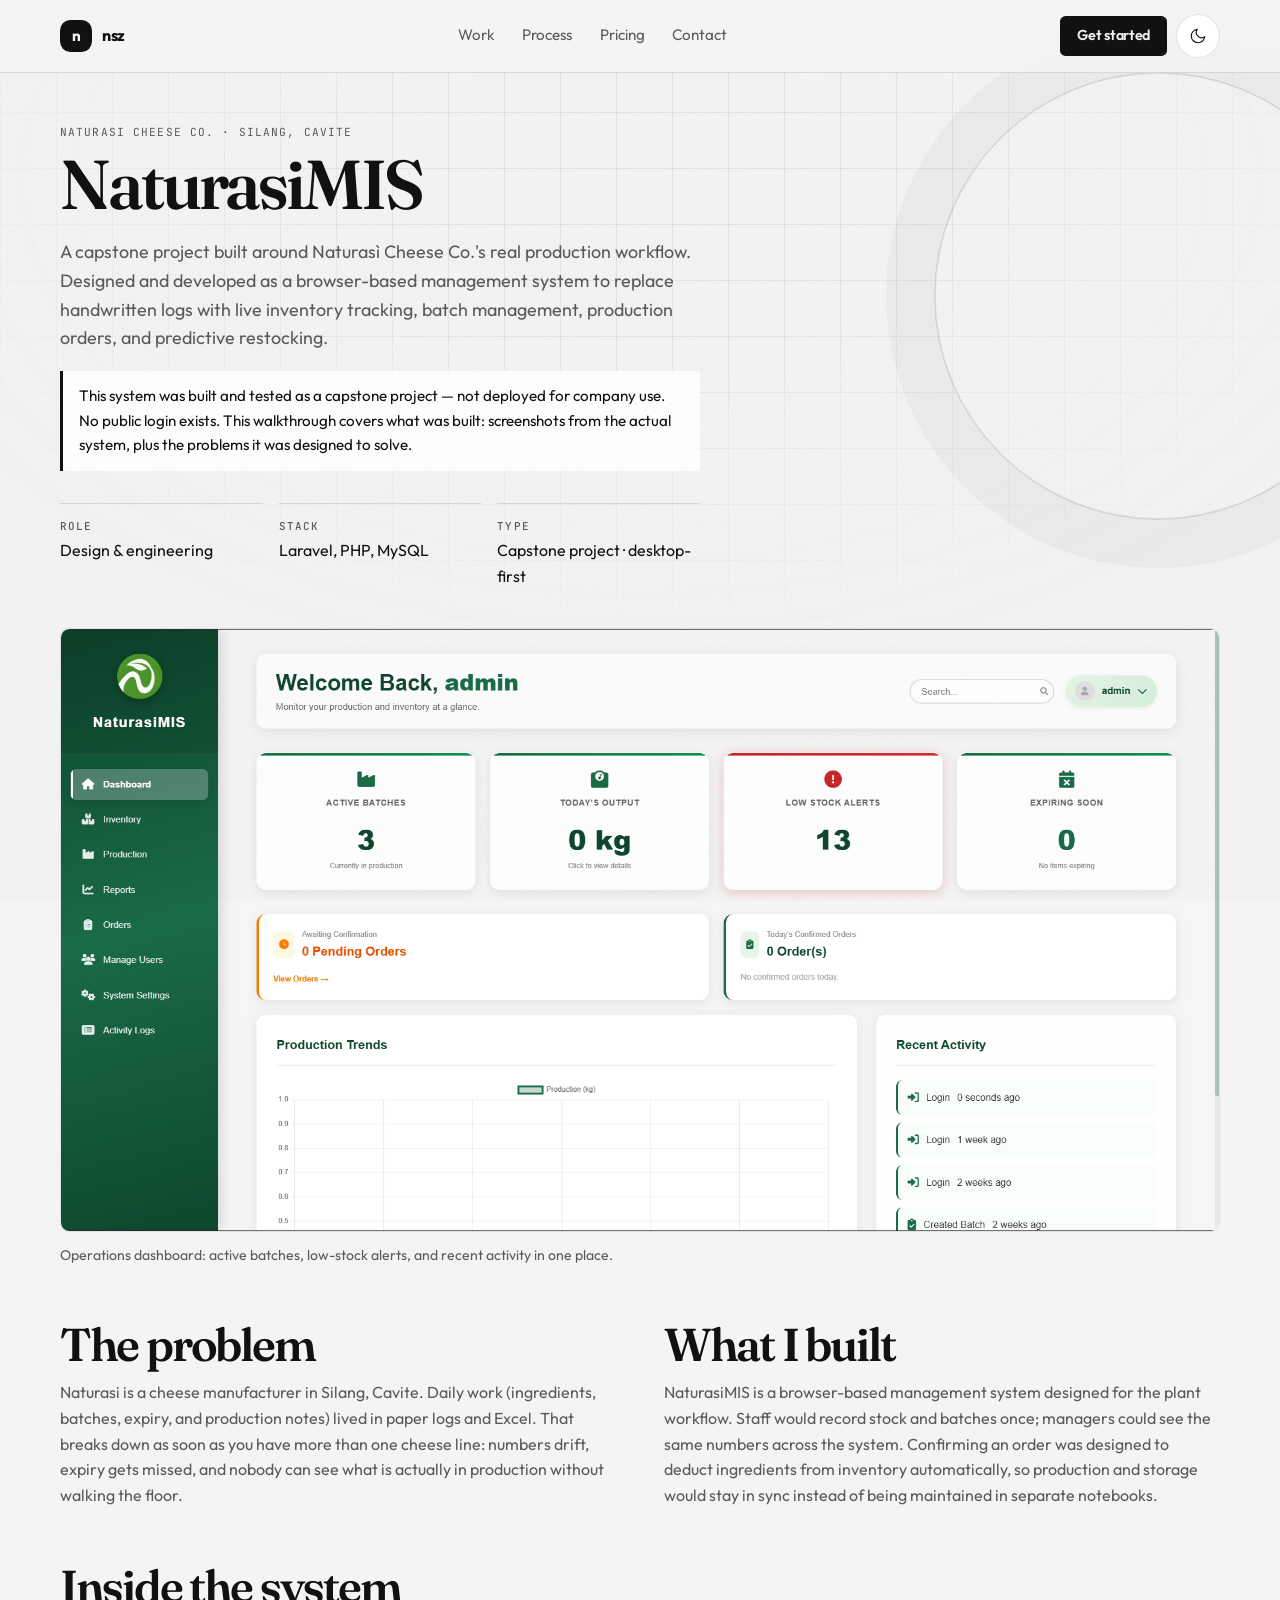
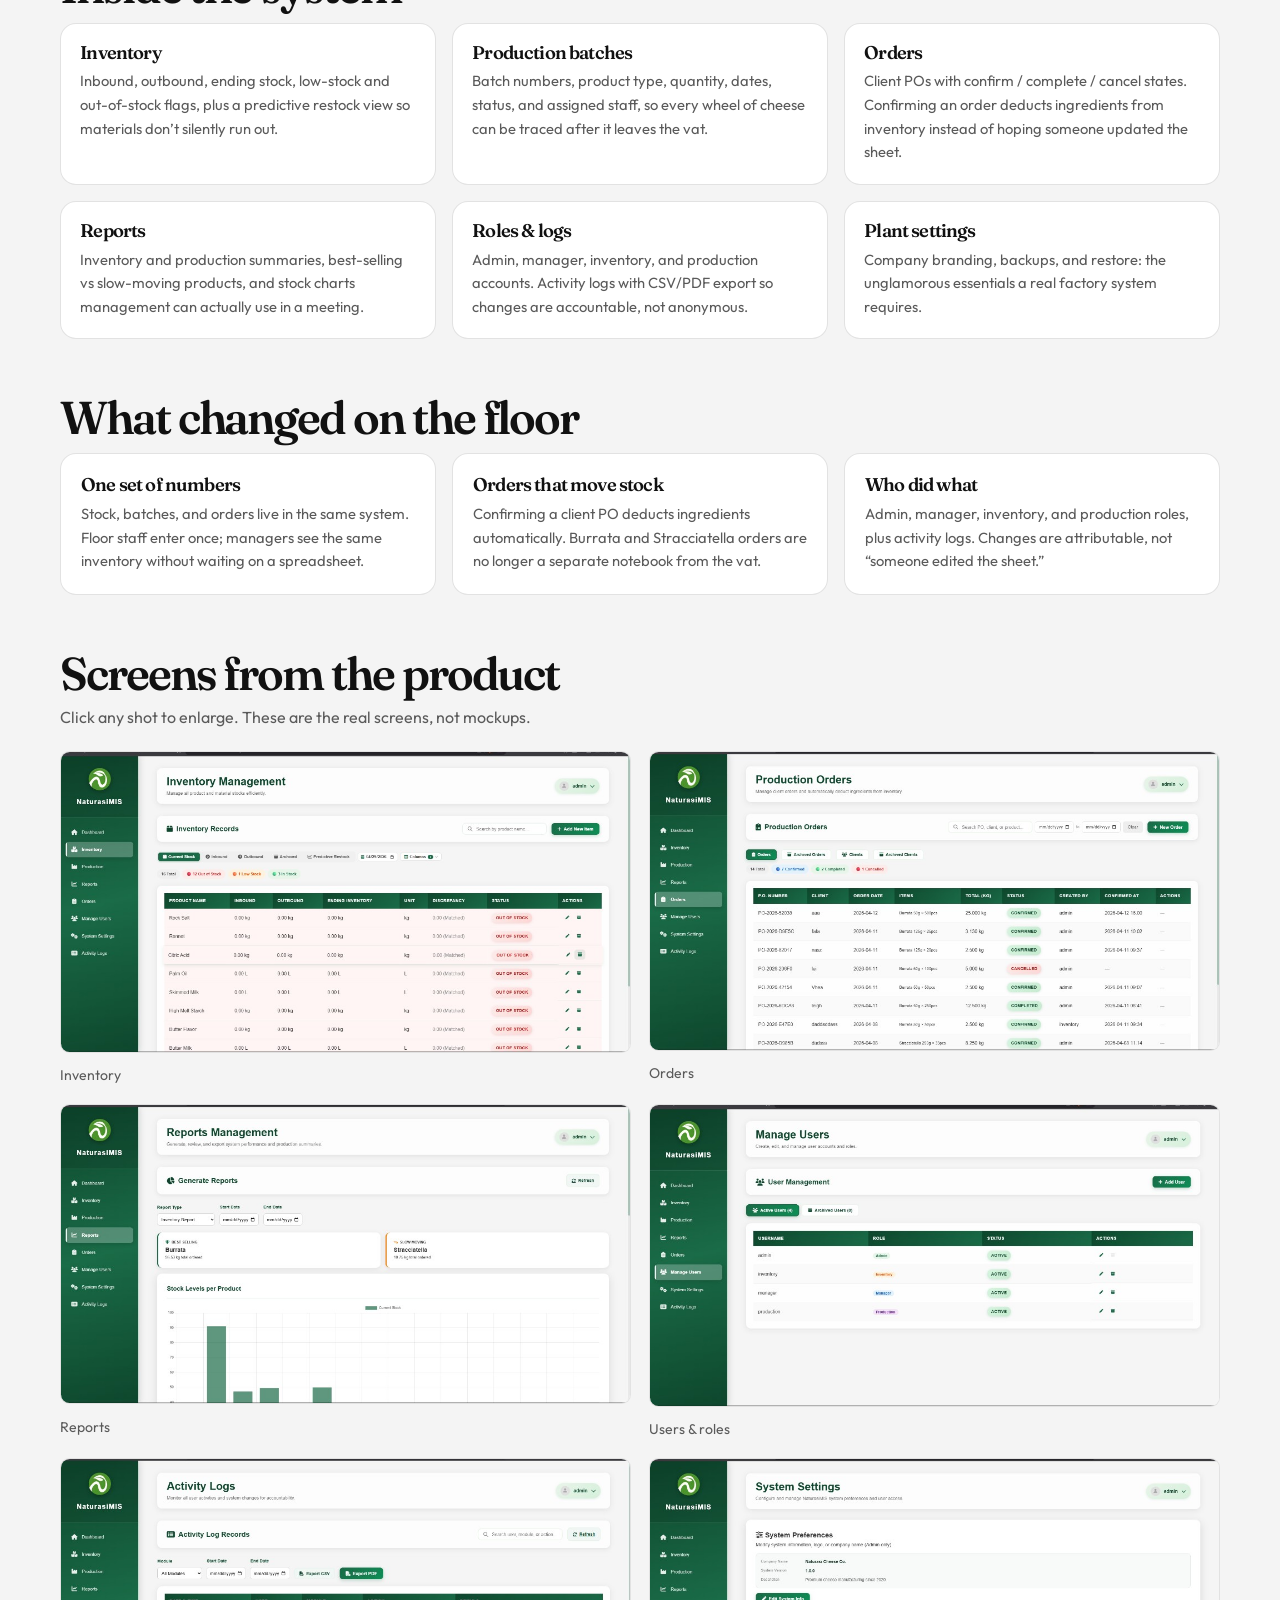
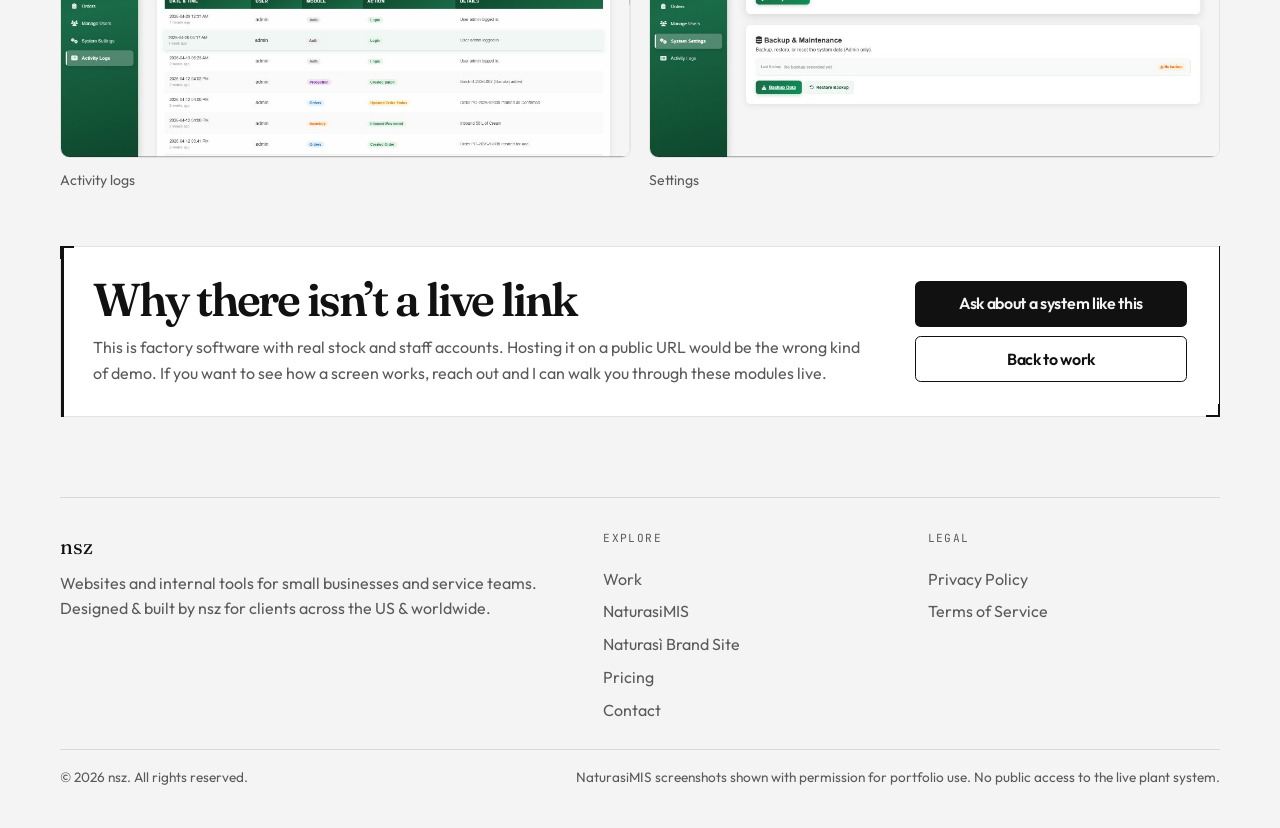
<file: naturasi.html>
<!DOCTYPE html>
<html lang="en">
  <head>
    <meta charset="UTF-8" />
    <meta name="viewport" content="width=device-width, initial-scale=1.0" />
    <meta
      name="description"
      content="NaturasiMIS case study: a private inventory, batch, and order system built for a cheese manufacturer in Silang, Cavite."
    />
    <meta name="author" content="nsz" />
    <meta name="robots" content="index, follow" />
    <meta name="theme-color" content="#f4f4f4" />
    <meta name="color-scheme" content="light dark" />
    <title>NaturasiMIS Case Study · nsz</title>
    <meta property="og:type" content="article" />
    <meta property="og:title" content="NaturasiMIS Case Study · nsz" />
    <meta
      property="og:description"
      content="Private manufacturing system: inventory, production batches, orders, reports, and role-based access. Screenshots, not a public login."
    />
    <meta property="og:image" content="assets/Dashboard.png" />
    <meta property="og:url" content="https://nsz-web.netlify.app/naturasi.html" />
    <link rel="canonical" href="https://nsz-web.netlify.app/naturasi.html" />
    <link rel="preconnect" href="https://fonts.googleapis.com" />
    <link rel="preconnect" href="https://fonts.gstatic.com" crossorigin />
    <link
      href="https://fonts.googleapis.com/css2?family=Fraunces:opsz,wght@9..144,500;9..144,600;9..144,700&family=Outfit:wght@400;500;600;700&family=JetBrains+Mono:wght@500;700&display=swap"
      rel="stylesheet"
    />
    <link rel="stylesheet" href="styles.css" />
    <link rel="icon" href="assets/favicon.ico" type="image/x-icon" />
  </head>
  <body>
    <a class="skip-link" href="#case">Skip to content</a>
    <div class="page-grain" aria-hidden="true"></div>

    <div class="page-shell">
      <header class="site-header">
        <div class="container nav-wrap">
          <a href="index.html" class="brand" aria-label="nsz home">
            <span class="brand-mark">n</span>
            <span class="brand-text">nsz</span>
          </a>

          <nav class="site-nav" id="siteNav" aria-label="Main navigation">
            <a href="index.html#work">Work</a>
            <a href="index.html#process">Process</a>
            <a href="index.html#pricing">Pricing</a>
            <a href="index.html#contact">Contact</a>
            <a class="button button-small button-primary nav-cta-mobile" href="index.html#contact">Get started</a>
          </nav>

          <div class="nav-actions">
            <a class="button button-small button-primary" href="index.html#contact">Get started</a>
            <button
              id="themeToggle"
              class="button button-small button-secondary theme-toggle"
              aria-pressed="false"
              aria-label="Toggle night mode"
              type="button"
            >
              <svg class="icon icon-moon" viewBox="0 0 24 24" width="18" height="18" aria-hidden="true" focusable="false">
                <path d="M21 12.79A9 9 0 1 1 11.21 3 7 7 0 0 0 21 12.79z" fill="none" stroke="currentColor" stroke-width="1.5" stroke-linecap="round" stroke-linejoin="round"></path>
              </svg>
              <svg class="icon icon-sun" viewBox="0 0 24 24" width="18" height="18" aria-hidden="true" focusable="false">
                <circle cx="12" cy="12" r="3" fill="none" stroke="currentColor" stroke-width="1.5"></circle>
                <path d="M12 1v2M12 21v2M4.2 4.2l1.4 1.4M18.4 18.4l1.4 1.4M1 12h2M21 12h2M4.2 19.8l1.4-1.4M18.4 5.6l1.4-1.4" fill="none" stroke="currentColor" stroke-width="1.5" stroke-linecap="round"></path>
              </svg>
            </button>
            <button
              class="menu-toggle"
              id="menuToggle"
              type="button"
              aria-expanded="false"
              aria-controls="siteNav"
              aria-label="Open menu"
            >
              <span></span>
              <span></span>
              <span></span>
            </button>
          </div>
        </div>
      </header>

      <main id="case" class="case-page">
        <section class="container case-intro">
          <p class="project-row-label reveal in-view">Naturasi Cheese Co. · Silang, Cavite</p>
          <h1 class="reveal in-view">NaturasiMIS</h1>
          <p class="lead reveal in-view">
            A capstone project built around Naturasì Cheese Co.'s real production workflow. Designed
            and developed as a browser-based management system to replace handwritten logs with
            live inventory tracking, batch management, production orders, and predictive restocking.
          </p>
          <p class="case-private reveal in-view">
            This system was built and tested as a capstone project — not deployed for company use.
            No public login exists. This walkthrough covers what was built: screenshots from the
            actual system, plus the problems it was designed to solve.
          </p>
          <ul class="case-meta reveal in-view">
            <li><strong>Role</strong><span>Design &amp; engineering</span></li>
            <li><strong>Stack</strong><span>Laravel, PHP, MySQL</span></li>
            <li><strong>Type</strong><span>Capstone project · desktop-first</span></li>
          </ul>
        </section>

        <section class="container case-hero-shot reveal">
          <figure>
            <button type="button" class="shot-open" data-shot="assets/Dashboard.png" data-caption="Operations dashboard: batches, stock alerts, activity" aria-label="Enlarge operations dashboard screenshot">
              <img src="assets/Dashboard.png" alt="NaturasiMIS dashboard with production and inventory metrics" />
            </button>
            <figcaption>Operations dashboard: active batches, low-stock alerts, and recent activity in one place.</figcaption>
          </figure>
        </section>

        <section class="container case-prose">
          <div class="reveal">
            <h2>The problem</h2>
            <p>
              Naturasi is a cheese manufacturer in Silang, Cavite. Daily work (ingredients, batches,
              expiry, and production notes) lived in paper logs and Excel. That breaks down as soon as
              you have more than one cheese line: numbers drift, expiry gets missed, and nobody can see
              what is actually in production without walking the floor.
            </p>
          </div>
          <div class="reveal">
            <h2>What I built</h2>
            <p>
              NaturasiMIS is a browser-based management system designed for the plant workflow. Staff
              would record stock and batches once; managers could see the same numbers across the system.
              Confirming an order was designed to deduct ingredients from inventory automatically,
              so production and storage would stay in sync instead of being maintained in separate notebooks.
            </p>
          </div>
        </section>

        <section class="container">
          <h2 class="case-section-title reveal">Inside the system</h2>
          <div class="case-feature-grid">
            <article class="reveal">
              <h3>Inventory</h3>
              <p>Inbound, outbound, ending stock, low-stock and out-of-stock flags, plus a predictive restock view so materials don’t silently run out.</p>
            </article>
            <article class="reveal">
              <h3>Production batches</h3>
              <p>Batch numbers, product type, quantity, dates, status, and assigned staff, so every wheel of cheese can be traced after it leaves the vat.</p>
            </article>
            <article class="reveal">
              <h3>Orders</h3>
              <p>Client POs with confirm / complete / cancel states. Confirming an order deducts ingredients from inventory instead of hoping someone updated the sheet.</p>
            </article>
            <article class="reveal">
              <h3>Reports</h3>
              <p>Inventory and production summaries, best-selling vs slow-moving products, and stock charts management can actually use in a meeting.</p>
            </article>
            <article class="reveal">
              <h3>Roles &amp; logs</h3>
              <p>Admin, manager, inventory, and production accounts. Activity logs with CSV/PDF export so changes are accountable, not anonymous.</p>
            </article>
            <article class="reveal">
              <h3>Plant settings</h3>
              <p>Company branding, backups, and restore: the unglamorous essentials a real factory system requires.</p>
            </article>
          </div>
        </section>

        <section class="container case-outcomes">
          <h2 class="case-section-title reveal">What changed on the floor</h2>
          <div class="case-outcome-grid">
            <article class="reveal">
              <h3>One set of numbers</h3>
              <p>Stock, batches, and orders live in the same system. Floor staff enter once; managers see the same inventory without waiting on a spreadsheet.</p>
            </article>
            <article class="reveal">
              <h3>Orders that move stock</h3>
              <p>Confirming a client PO deducts ingredients automatically. Burrata and Stracciatella orders are no longer a separate notebook from the vat.</p>
            </article>
            <article class="reveal">
              <h3>Who did what</h3>
              <p>Admin, manager, inventory, and production roles, plus activity logs. Changes are attributable, not “someone edited the sheet.”</p>
            </article>
          </div>
        </section>

        <section class="container case-gallery-wrap">
          <h2 class="case-section-title reveal">Screens from the product</h2>
          <p class="case-gallery-lede reveal">Click any shot to enlarge. These are the real screens, not mockups.</p>
          <div class="case-gallery">
            <figure class="reveal">
              <button type="button" class="shot-open" data-shot="assets/naturasi/inventory.png" data-caption="Inventory — current stock, inbound/outbound, status" aria-label="Enlarge inventory screenshot">
                <img src="assets/naturasi/inventory.png" alt="Inventory management table with stock status" />
              </button>
              <figcaption>Inventory</figcaption>
            </figure>
            <figure class="reveal">
              <button type="button" class="shot-open" data-shot="assets/naturasi/orders.png" data-caption="Production orders with status and ingredient-linked POs" aria-label="Enlarge orders screenshot">
                <img src="assets/naturasi/orders.png" alt="Production orders list with confirmed and completed statuses" />
              </button>
              <figcaption>Orders</figcaption>
            </figure>
            <figure class="reveal">
              <button type="button" class="shot-open" data-shot="assets/naturasi/reports.png" data-caption="Reports — best selling, slow moving, stock levels" aria-label="Enlarge reports screenshot">
                <img src="assets/naturasi/reports.png" alt="Reports page with best selling product and stock chart" />
              </button>
              <figcaption>Reports</figcaption>
            </figure>
            <figure class="reveal">
              <button type="button" class="shot-open" data-shot="assets/naturasi/users.png" data-caption="Role-based user accounts" aria-label="Enlarge users screenshot">
                <img src="assets/naturasi/users.png" alt="Manage users page with admin, inventory, manager, and production roles" />
              </button>
              <figcaption>Users &amp; roles</figcaption>
            </figure>
            <figure class="reveal">
              <button type="button" class="shot-open" data-shot="assets/naturasi/activity.png" data-caption="Activity logs across auth, production, orders, and inventory" aria-label="Enlarge activity logs screenshot">
                <img src="assets/naturasi/activity.png" alt="Activity logs table with module and action tags" />
              </button>
              <figcaption>Activity logs</figcaption>
            </figure>
            <figure class="reveal">
              <button type="button" class="shot-open" data-shot="assets/naturasi/settings.png" data-caption="System settings and backups" aria-label="Enlarge settings screenshot">
                <img src="assets/naturasi/settings.png" alt="System settings with company info and backup controls" />
              </button>
              <figcaption>Settings</figcaption>
            </figure>
          </div>
        </section>

        <section class="container case-close">
          <div class="case-close-panel reveal">
            <div>
              <h2>Why there isn’t a live link</h2>
              <p>
                This is factory software with real stock and staff accounts. Hosting it on a public URL
                would be the wrong kind of demo. If you want to see how a screen works, reach out and I can walk
                you through these modules live.
              </p>
            </div>
            <div class="case-cta-row">
              <a class="button button-primary" href="index.html#contact">Ask about a system like this</a>
              <a class="button button-secondary" href="index.html#work">Back to work</a>
            </div>
          </div>
        </section>
      </main>

      <footer class="site-footer">
        <div class="container">
          <div class="footer-grid">
            <div>
              <p class="footer-brand">nsz</p>
              <p>Websites and internal tools for small businesses and service teams. Designed &amp; built by nsz for clients across the US &amp; worldwide.</p>
            </div>
            <nav class="footer-col" aria-label="Explore">
              <p class="footer-label">Explore</p>
              <a href="index.html#work">Work</a>
              <a href="naturasi.html">NaturasiMIS</a>
              <a href="naturasi-website.html">Naturasì Brand Site</a>
              <a href="index.html#pricing">Pricing</a>
              <a href="index.html#contact">Contact</a>
            </nav>
            <nav class="footer-col" aria-label="Legal">
              <p class="footer-label">Legal</p>
              <a href="privacy.html">Privacy Policy</a>
              <a href="terms.html">Terms of Service</a>
            </nav>
          </div>
          <div class="footer-bottom">
            <p>© <span id="year">2026</span> nsz. All rights reserved.</p>
            <p>NaturasiMIS screenshots shown with permission for portfolio use. No public access to the live plant system.</p>
          </div>
        </div>
      </footer>
    </div>

    <div class="modal-overlay" id="shotLightbox" aria-hidden="true" role="dialog" aria-modal="true" aria-labelledby="shotLightboxCap">
      <div class="shot-lightbox">
        <button class="modal-close" id="shotLightboxClose" type="button" aria-label="Close screenshot">&times;</button>
        <img id="shotLightboxImg" alt="" />
        <p id="shotLightboxCap"></p>
      </div>
    </div>

    <script src="script.js"></script>
  </body>
</html>
</file>
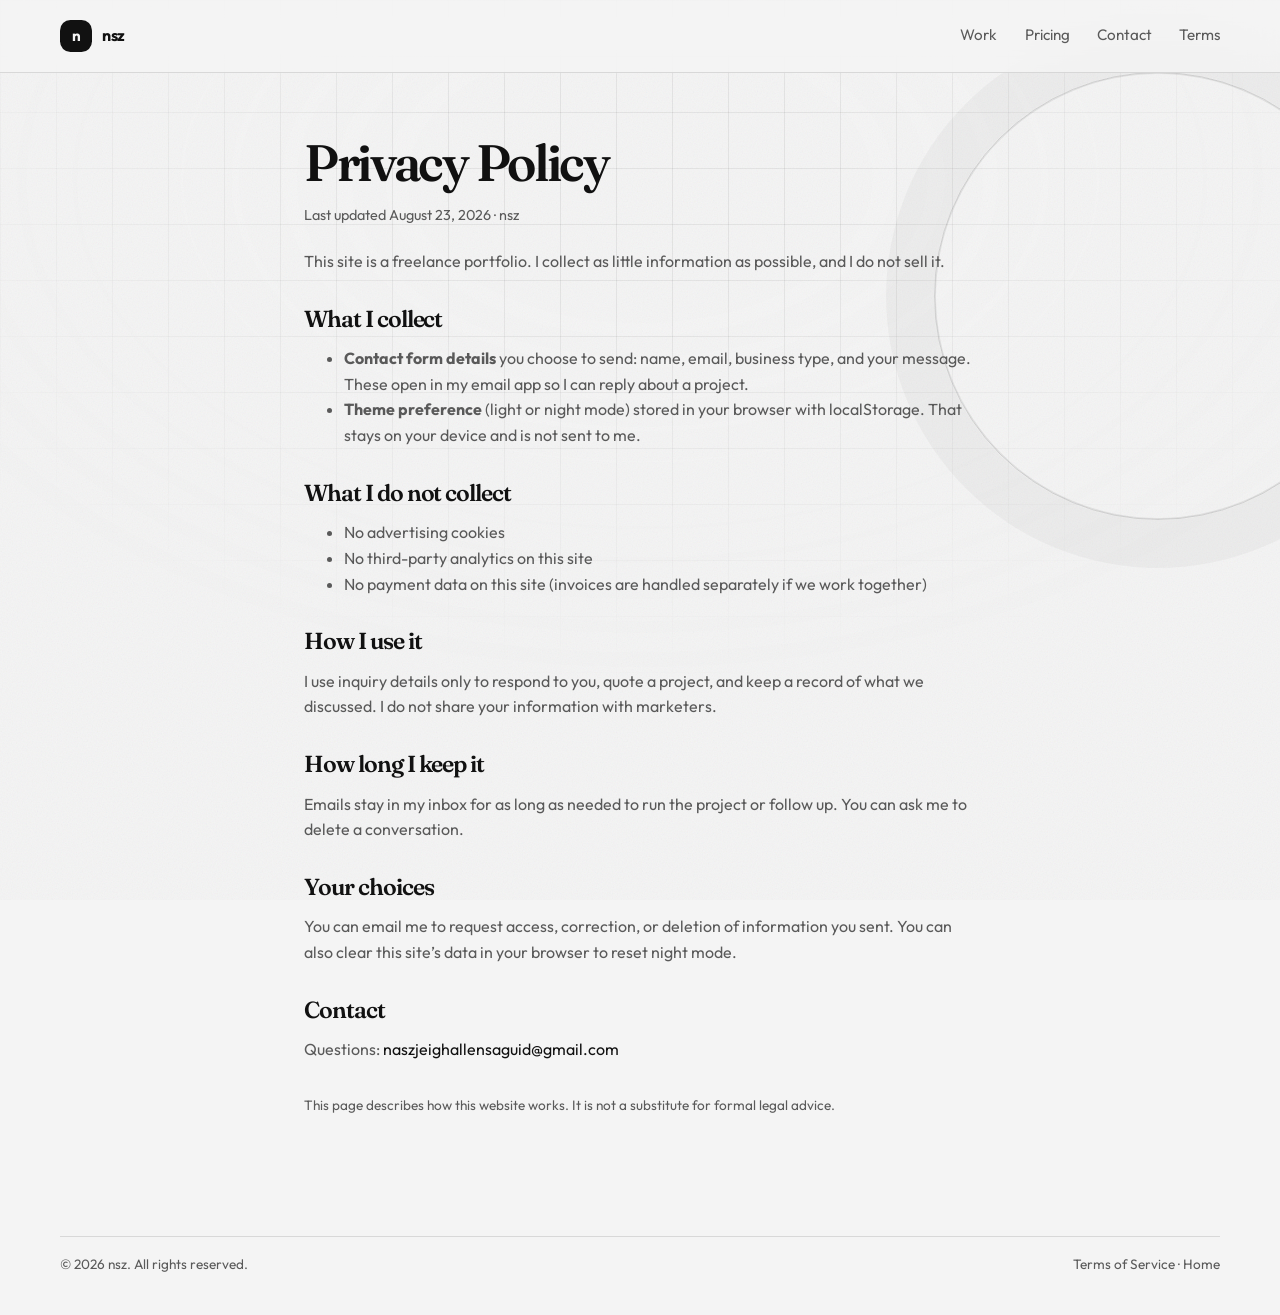
<file: privacy.html>
<!DOCTYPE html>
<html lang="en">
  <head>
    <meta charset="UTF-8" />
    <meta name="viewport" content="width=device-width, initial-scale=1.0" />
    <meta name="description" content="Privacy Policy for nsz — how project inquiries and site preferences are handled." />
    <meta name="robots" content="index, follow" />
    <title>Privacy Policy — nsz</title>
    <link rel="preconnect" href="https://fonts.googleapis.com" />
    <link rel="preconnect" href="https://fonts.gstatic.com" crossorigin />
    <link
      href="https://fonts.googleapis.com/css2?family=Fraunces:opsz,wght@9..144,500;9..144,600;9..144,700&family=Outfit:wght@400;500;600;700&family=JetBrains+Mono:wght@500;700&display=swap"
      rel="stylesheet"
    />
    <link rel="stylesheet" href="styles.css" />
    <link rel="icon" href="assets/favicon.ico" type="image/x-icon" />
  </head>
  <body>
    <a class="skip-link" href="#legal">Skip to content</a>
    <div class="page-grain" aria-hidden="true"></div>
    <div class="page-shell">
      <header class="site-header">
        <div class="container nav-wrap">
          <a href="index.html" class="brand" aria-label="nsz home">
            <span class="brand-mark">n</span>
            <span class="brand-text">nsz</span>
          </a>
          <nav class="site-nav" id="siteNav" aria-label="Main navigation">
            <a href="index.html#work">Work</a>
            <a href="index.html#pricing">Pricing</a>
            <a href="index.html#contact">Contact</a>
            <a href="terms.html">Terms</a>
          </nav>
        </div>
      </header>

      <main id="legal" class="legal-page">
        <article class="container legal-copy">
          <h1>Privacy Policy</h1>
          <p class="legal-meta">Last updated August 23, 2026 · nsz</p>

          <p>This site is a freelance portfolio. I collect as little information as possible, and I do not sell it.</p>

          <h2>What I collect</h2>
          <ul>
            <li><strong>Contact form details</strong> you choose to send: name, email, business type, and your message. These open in my email app so I can reply about a project.</li>
            <li><strong>Theme preference</strong> (light or night mode) stored in your browser with localStorage. That stays on your device and is not sent to me.</li>
          </ul>

          <h2>What I do not collect</h2>
          <ul>
            <li>No advertising cookies</li>
            <li>No third-party analytics on this site</li>
            <li>No payment data on this site (invoices are handled separately if we work together)</li>
          </ul>

          <h2>How I use it</h2>
          <p>I use inquiry details only to respond to you, quote a project, and keep a record of what we discussed. I do not share your information with marketers.</p>

          <h2>How long I keep it</h2>
          <p>Emails stay in my inbox for as long as needed to run the project or follow up. You can ask me to delete a conversation.</p>

          <h2>Your choices</h2>
          <p>You can email me to request access, correction, or deletion of information you sent. You can also clear this site’s data in your browser to reset night mode.</p>

          <h2>Contact</h2>
          <p>Questions: <a href="mailto:naszjeighallensaguid@gmail.com">naszjeighallensaguid@gmail.com</a></p>
          <p class="legal-note">This page describes how this website works. It is not a substitute for formal legal advice.</p>
        </article>
      </main>

      <footer class="site-footer">
        <div class="container footer-bottom">
          <p>© <span id="year">2026</span> nsz. All rights reserved.</p>
          <p><a href="terms.html">Terms of Service</a> · <a href="index.html">Home</a></p>
        </div>
      </footer>
    </div>
    <script src="script.js"></script>
  </body>
</html>
</file>
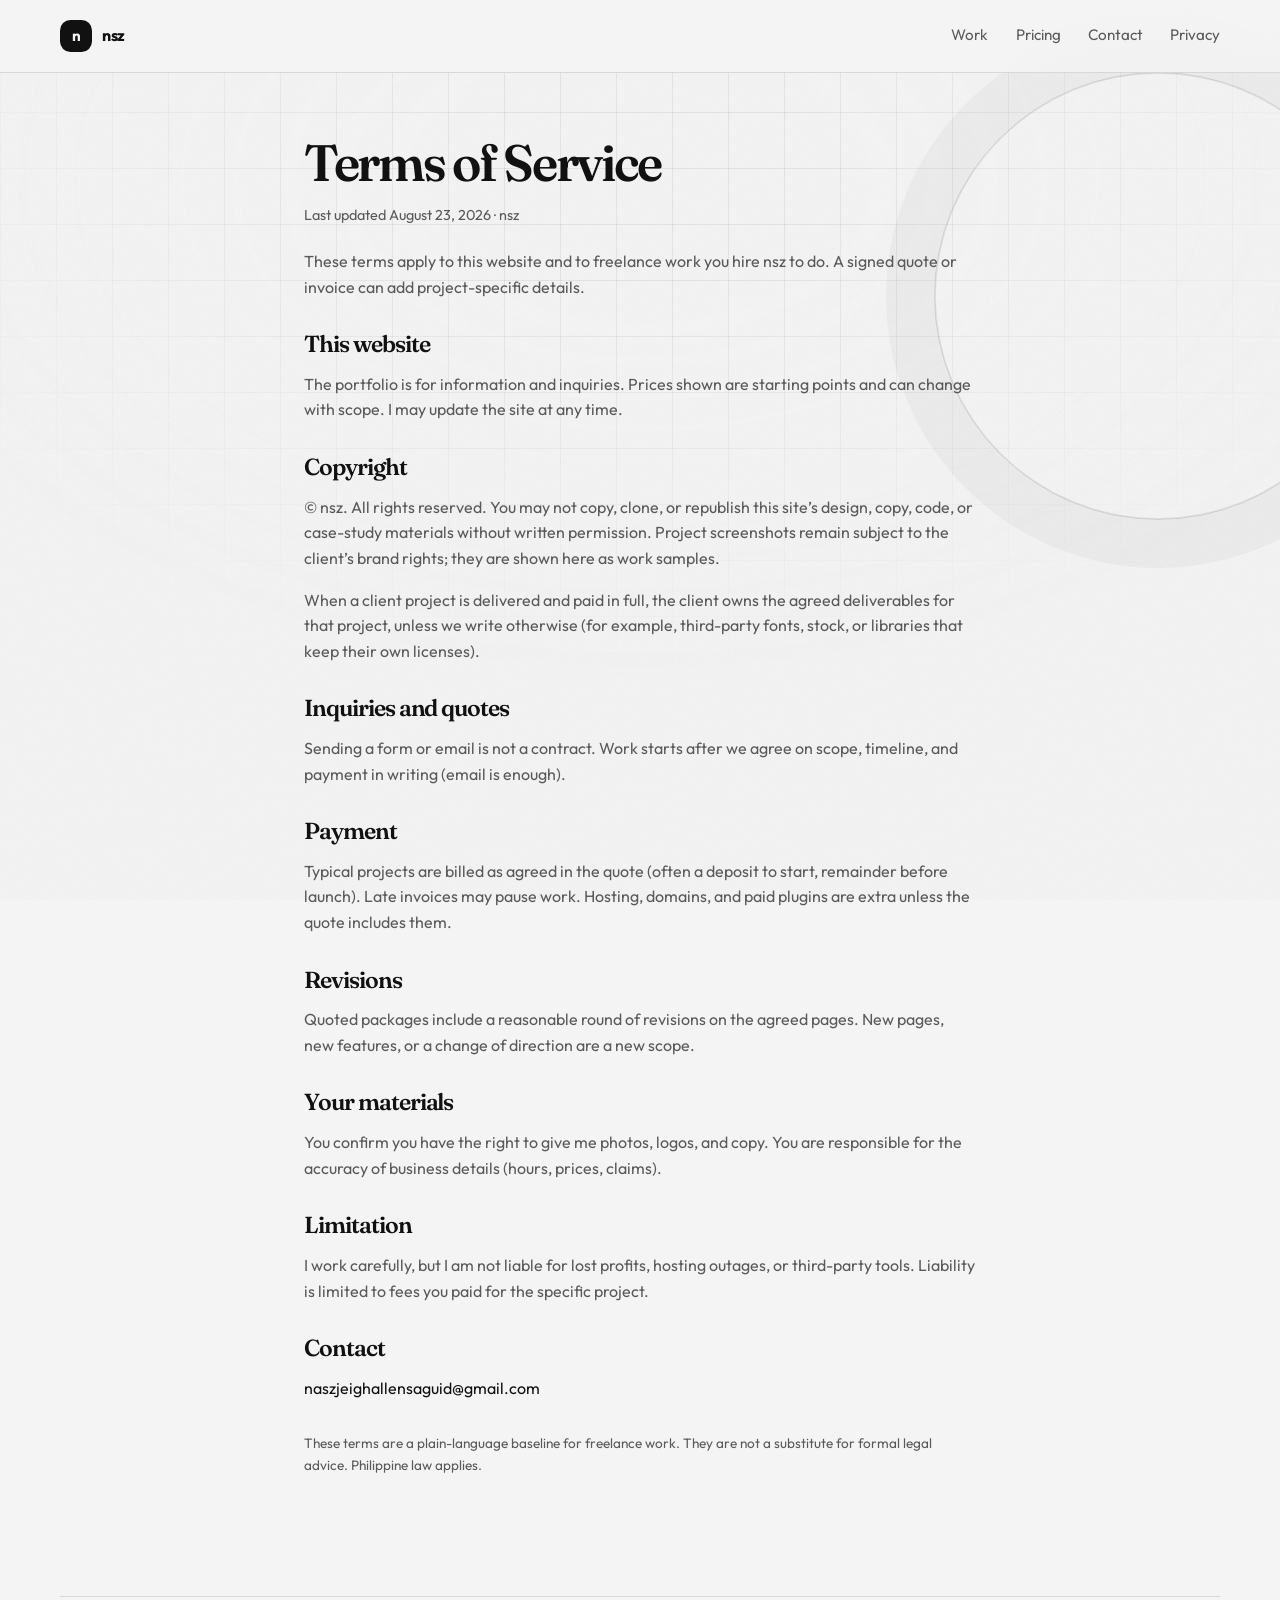
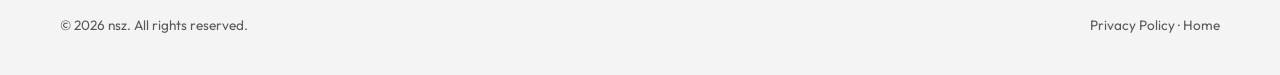
<file: terms.html>
<!DOCTYPE html>
<html lang="en">
  <head>
    <meta charset="UTF-8" />
    <meta name="viewport" content="width=device-width, initial-scale=1.0" />
    <meta name="description" content="Terms of Service for working with nsz on freelance web design projects." />
    <meta name="robots" content="index, follow" />
    <title>Terms of Service — nsz</title>
    <link rel="preconnect" href="https://fonts.googleapis.com" />
    <link rel="preconnect" href="https://fonts.gstatic.com" crossorigin />
    <link
      href="https://fonts.googleapis.com/css2?family=Fraunces:opsz,wght@9..144,500;9..144,600;9..144,700&family=Outfit:wght@400;500;600;700&family=JetBrains+Mono:wght@500;700&display=swap"
      rel="stylesheet"
    />
    <link rel="stylesheet" href="styles.css" />
    <link rel="icon" href="assets/favicon.ico" type="image/x-icon" />
  </head>
  <body>
    <a class="skip-link" href="#legal">Skip to content</a>
    <div class="page-grain" aria-hidden="true"></div>
    <div class="page-shell">
      <header class="site-header">
        <div class="container nav-wrap">
          <a href="index.html" class="brand" aria-label="nsz home">
            <span class="brand-mark">n</span>
            <span class="brand-text">nsz</span>
          </a>
          <nav class="site-nav" id="siteNav" aria-label="Main navigation">
            <a href="index.html#work">Work</a>
            <a href="index.html#pricing">Pricing</a>
            <a href="index.html#contact">Contact</a>
            <a href="privacy.html">Privacy</a>
          </nav>
        </div>
      </header>

      <main id="legal" class="legal-page">
        <article class="container legal-copy">
          <h1>Terms of Service</h1>
          <p class="legal-meta">Last updated August 23, 2026 · nsz</p>

          <p>These terms apply to this website and to freelance work you hire nsz to do. A signed quote or invoice can add project-specific details.</p>

          <h2>This website</h2>
          <p>The portfolio is for information and inquiries. Prices shown are starting points and can change with scope. I may update the site at any time.</p>

          <h2>Copyright</h2>
          <p>© nsz. All rights reserved. You may not copy, clone, or republish this site’s design, copy, code, or case-study materials without written permission. Project screenshots remain subject to the client’s brand rights; they are shown here as work samples.</p>
          <p>When a client project is delivered and paid in full, the client owns the agreed deliverables for that project, unless we write otherwise (for example, third-party fonts, stock, or libraries that keep their own licenses).</p>

          <h2>Inquiries and quotes</h2>
          <p>Sending a form or email is not a contract. Work starts after we agree on scope, timeline, and payment in writing (email is enough).</p>

          <h2>Payment</h2>
          <p>Typical projects are billed as agreed in the quote (often a deposit to start, remainder before launch). Late invoices may pause work. Hosting, domains, and paid plugins are extra unless the quote includes them.</p>

          <h2>Revisions</h2>
          <p>Quoted packages include a reasonable round of revisions on the agreed pages. New pages, new features, or a change of direction are a new scope.</p>

          <h2>Your materials</h2>
          <p>You confirm you have the right to give me photos, logos, and copy. You are responsible for the accuracy of business details (hours, prices, claims).</p>

          <h2>Limitation</h2>
          <p>I work carefully, but I am not liable for lost profits, hosting outages, or third-party tools. Liability is limited to fees you paid for the specific project.</p>

          <h2>Contact</h2>
          <p><a href="mailto:naszjeighallensaguid@gmail.com">naszjeighallensaguid@gmail.com</a></p>
          <p class="legal-note">These terms are a plain-language baseline for freelance work. They are not a substitute for formal legal advice. Philippine law applies.</p>
        </article>
      </main>

      <footer class="site-footer">
        <div class="container footer-bottom">
          <p>© <span id="year">2026</span> nsz. All rights reserved.</p>
          <p><a href="privacy.html">Privacy Policy</a> · <a href="index.html">Home</a></p>
        </div>
      </footer>
    </div>
    <script src="script.js"></script>
  </body>
</html>
</file>
<file: styles.css>
:root {
  --bg: #f4f4f4;
  --bg-strong: #e8e8e8;
  --panel: #ffffff;
  --panel-strong: #f0f0f0;
  --text: #111111;
  --muted: #5a5a5a;
  --line: rgba(17, 17, 17, 0.12);
  --accent: #111111;
  --accent-dark: #000000;
  --ink: #111111;
  --shadow: 0 24px 60px rgba(0, 0, 0, 0.08);
  --radius: 0.75rem;
}

.night-mode,
[data-theme="dark"] {
  --bg: #0c0c0c;
  --bg-strong: #161616;
  --panel: #141414;
  --panel-strong: #1c1c1c;
  --text: #f4f4f4;
  --muted: #a3a3a3;
  --line: rgba(244, 244, 244, 0.12);
  --accent: #f4f4f4;
  --accent-dark: #ffffff;
  --ink: #f4f4f4;
  --shadow: 0 24px 60px rgba(0, 0, 0, 0.5);
}

*,
*::before,
*::after {
  box-sizing: border-box;
}

html {
  scroll-behavior: smooth;
}

body {
  margin: 0;
  font-family: "Outfit", Arial, sans-serif;
  background-color: var(--bg);
  color: var(--text);
  line-height: 1.6;
}

.page-grain {
  pointer-events: none;
  position: fixed;
  inset: 0;
  z-index: 2;
  opacity: 0.14;
  mix-blend-mode: multiply;
  background-image: url("data:image/svg+xml,%3Csvg xmlns='http://www.w3.org/2000/svg' width='180' height='180'%3E%3Cfilter id='n'%3E%3CfeTurbulence type='fractalNoise' baseFrequency='.8' numOctaves='4' stitchTiles='stitch'/%3E%3C/filter%3E%3Crect width='180' height='180' filter='url(%23n)' opacity='.55'/%3E%3C/svg%3E");
}

.night-mode .page-grain,
[data-theme="dark"] .page-grain {
  mix-blend-mode: overlay;
  opacity: 0.2;
}

img {
  max-width: 100%;
  display: block;
}

a {
  color: inherit;
  text-decoration: none;
}

button,
input,
textarea {
  font: inherit;
}

.skip-link {
  position: absolute;
  left: 1rem;
  top: -4rem;
  z-index: 100;
  padding: 0.6rem 1rem;
  background: var(--text);
  color: var(--bg);
  border-radius: 999px;
}

.skip-link:focus {
  top: 1rem;
}

.page-shell {
  min-height: 100vh;
  position: relative;
}

.page-shell::before {
  content: "";
  position: fixed;
  inset: 0;
  pointer-events: none;
  z-index: 0;
  background-color: var(--bg);
  background-image:
    linear-gradient(to right, color-mix(in srgb, var(--text) 7%, transparent) 1px, transparent 1px),
    linear-gradient(to bottom, color-mix(in srgb, var(--text) 7%, transparent) 1px, transparent 1px);
  background-size: 56px 56px;
  mask-image: radial-gradient(ellipse 80% 70% at 50% 20%, #000 20%, transparent 80%);
}

.page-shell::after {
  content: "";
  position: fixed;
  width: min(42vw, 28rem);
  height: min(42vw, 28rem);
  right: -8vw;
  top: 8vh;
  pointer-events: none;
  z-index: 0;
  border: 1px solid color-mix(in srgb, var(--text) 14%, transparent);
  border-radius: 50%;
  box-shadow:
    0 0 0 48px color-mix(in srgb, var(--text) 3%, transparent),
    inset 0 0 0 1px color-mix(in srgb, var(--text) 8%, transparent);
}

.night-mode .page-shell::before,
[data-theme="dark"] .page-shell::before {
  mask-image: radial-gradient(ellipse 80% 70% at 50% 18%, #000 18%, transparent 78%);
}

.container {
  width: min(1160px, calc(100% - 2.2rem));
  margin: 0 auto;
  position: relative;
  z-index: 1;
}

.section-space {
  padding: 6rem 0;
}

.site-header {
  position: sticky;
  top: 0;
  z-index: 40;
  backdrop-filter: blur(16px);
  background: color-mix(in srgb, var(--bg) 82%, transparent);
  border-bottom: 1px solid var(--line);
}

.nav-wrap {
  display: flex;
  align-items: center;
  justify-content: space-between;
  min-height: 4.5rem;
  gap: 1rem;
}

.brand {
  display: inline-flex;
  align-items: center;
  gap: 0.65rem;
  font-weight: 700;
  letter-spacing: -0.04em;
}

.brand-mark {
  display: inline-grid;
  place-items: center;
  width: 2rem;
  height: 2rem;
  border-radius: 0.65rem;
  background: var(--text);
  color: var(--bg);
  font-size: 0.95rem;
}

.site-nav {
  display: inline-flex;
  align-items: center;
  gap: 1.7rem;
  color: var(--muted);
  font-size: 0.95rem;
}

.site-nav a {
  position: relative;
  padding-bottom: 2px;
}

.site-nav a::after {
  content: "";
  position: absolute;
  left: 0;
  bottom: -2px;
  width: 100%;
  height: 1.5px;
  background: var(--accent);
  transform: scaleX(0);
  transform-origin: right;
  transition: transform 220ms cubic-bezier(0.2, 0.8, 0.3, 1);
}

.site-nav a:hover,
.site-nav a:focus-visible {
  color: var(--text);
}

.site-nav a:hover::after,
.site-nav a:focus-visible::after {
  transform: scaleX(1);
  transform-origin: left;
}

.nav-actions {
  display: flex;
  align-items: center;
  gap: 0.55rem;
}

.site-nav .nav-cta-mobile {
  display: none !important;
}

.menu-toggle {
  display: none;
  width: 2.7rem;
  height: 2.7rem;
  border-radius: 0.8rem;
  border: 1px solid var(--line);
  background: var(--panel);
  padding: 0.7rem 0.65rem;
  cursor: pointer;
}

.menu-toggle span {
  display: block;
  height: 1.5px;
  background: var(--text);
  margin: 5px 0;
  transition: transform 200ms ease, opacity 200ms ease;
}

.nav-open .menu-toggle span:nth-child(1) {
  transform: translateY(6.5px) rotate(45deg);
}

.nav-open .menu-toggle span:nth-child(2) {
  opacity: 0;
}

.nav-open .menu-toggle span:nth-child(3) {
  transform: translateY(-6.5px) rotate(-45deg);
}

.button {
  display: inline-flex;
  align-items: center;
  justify-content: center;
  border-radius: 0.35rem;
  padding: 0.78rem 1.2rem;
  border: 1px solid transparent;
  font-weight: 600;
  letter-spacing: -0.02em;
  line-height: 1.2;
  white-space: nowrap;
  cursor: pointer;
  transition: transform 220ms ease, box-shadow 220ms ease, background 220ms ease, border-color 220ms ease, color 220ms ease;
}

.button:hover,
.button:focus-visible {
  transform: translateY(-2px);
}

.button-small {
  padding: 0.62rem 1rem;
  font-size: 0.9rem;
}

.button-primary {
  background: var(--text);
  color: var(--bg);
}

.button-primary:hover,
.button-primary:focus-visible {
  background: var(--accent-dark);
  color: var(--bg);
}

.button-secondary {
  background: var(--panel);
  border-color: var(--text);
  color: var(--text);
}

.button-secondary:hover,
.button-secondary:focus-visible {
  background: var(--text);
  color: var(--bg);
}

.button-full {
  width: 100%;
}

.theme-toggle {
  width: 2.75rem;
  height: 2.75rem;
  min-width: 44px;
  min-height: 44px;
  padding: 0;
  border-radius: 999px;
  display: inline-grid;
  place-items: center;
  border: 1px solid var(--line);
  background: var(--panel);
  color: var(--text);
  cursor: pointer;
  transition: transform 220ms ease;
}

.theme-toggle:hover {
  transform: rotate(15deg);
}

#themeToggle .icon-sun {
  display: none;
}

#themeToggle[aria-pressed="true"] .icon-sun {
  display: inline-block;
}

#themeToggle[aria-pressed="true"] .icon-moon {
  display: none;
}

.hero {
  padding: 4.5rem 0 5rem;
}

.hero-grid {
  display: grid;
  grid-template-columns: 1.05fr 0.95fr;
  align-items: center;
  gap: 3.5rem;
}

.eyebrow {
  margin: 0 0 1rem;
  font-size: 0.72rem;
  font-family: "JetBrains Mono", monospace;
  text-transform: uppercase;
  letter-spacing: 0.16em;
  color: var(--accent);
  font-weight: 700;
}

h1,
h2,
h3 {
  margin: 0;
  font-family: "Fraunces", Georgia, serif;
  letter-spacing: -0.045em;
  line-height: 1.02;
  font-weight: 600;
}

h1 {
  font-size: clamp(2.7rem, 5.4vw, 4.6rem);
  max-width: 11ch;
}

h2 {
  font-size: clamp(2rem, 3.6vw, 3.4rem);
}

h3 {
  font-size: 1.45rem;
}

.availability {
  display: inline-flex;
  align-items: center;
  gap: 0.5rem;
  margin: 0 0 1rem;
  font-size: 0.82rem;
  font-weight: 600;
  color: var(--text);
}

.availability span {
  width: 0.5rem;
  height: 0.5rem;
  border-radius: 50%;
  background: var(--text);
  box-shadow: 0 0 0 4px color-mix(in srgb, var(--text) 16%, transparent);
}

.lead,
.section-lede {
  max-width: 34rem;
  margin-top: 1.2rem;
  font-size: 1.12rem;
  color: var(--muted);
}

.cta-row {
  display: flex;
  flex-wrap: wrap;
  gap: 0.8rem;
  margin-top: 1.8rem;
}

.hero-metrics {
  list-style: none;
  display: grid;
  grid-template-columns: repeat(3, minmax(0, 1fr));
  gap: 1rem;
  padding: 0;
  margin: 2.4rem 0 0;
}

.hero-metrics li {
  padding-top: 0.9rem;
  border-top: 1px solid var(--line);
}

.hero-metrics strong {
  display: block;
  font-size: 1.02rem;
}

.hero-metrics span {
  color: var(--muted);
  font-size: 0.8rem;
}

.hero-visual {
  position: relative;
}

.hero-glow {
  position: absolute;
  inset: 8% 4% auto 8%;
  height: 70%;
  background: radial-gradient(circle, rgba(196, 92, 38, 0.28), transparent 68%);
  filter: blur(18px);
  z-index: 0;
}

.device-frame {
  position: relative;
  z-index: 1;
  margin: 0;
  background: var(--panel);
  border: 1px solid var(--line);
  border-radius: 1.25rem;
  overflow: hidden;
  box-shadow: var(--shadow);
  transform: rotate(-1.4deg);
}

.device-chrome {
  display: flex;
  align-items: center;
  gap: 0.4rem;
  padding: 0.7rem 0.9rem;
  background: var(--bg-strong);
  border-bottom: 1px solid var(--line);
}

.device-chrome span {
  width: 0.55rem;
  height: 0.55rem;
  border-radius: 50%;
  background: color-mix(in srgb, var(--text) 18%, transparent);
}

.device-chrome p {
  margin: 0 0 0 0.5rem;
  font-size: 0.7rem;
  color: var(--muted);
  font-family: "JetBrains Mono", monospace;
}

.device-frame img {
  width: 100%;
  aspect-ratio: 16 / 10;
  object-fit: cover;
  object-position: top;
  display: block;
}

.strip {
  border-top: 1px solid var(--line);
  border-bottom: 1px solid var(--line);
  padding: 1.1rem 0;
}

.strip-inner p {
  margin: 0;
  text-align: center;
  color: var(--muted);
  font-size: 0.95rem;
}

.section-heading {
  margin-bottom: 2.4rem;
}

.section-heading.narrow {
  max-width: 40rem;
}

.case-study {
  background: var(--panel);
  border: 1px solid var(--line);
  border-radius: calc(var(--radius) + 0.2rem);
  overflow: hidden;
  box-shadow: var(--shadow);
}

.case-study + .case-study {
  margin-top: 1.5rem;
}

.case-study-link {
  display: grid;
  grid-template-columns: 1.15fr 0.85fr;
  min-height: 26rem;
  color: inherit;
}

.case-study-link:hover .case-media img,
.case-study-link:focus-visible .case-media img {
  transform: scale(1.03);
}

.case-study-link:focus-visible {
  outline: 2px solid var(--accent);
  outline-offset: 4px;
}

.case-media {
  overflow: hidden;
  background: var(--bg-strong);
}

.case-media img {
  width: 100%;
  height: 100%;
  min-height: 100%;
  object-fit: cover;
  object-position: left top;
  transition: transform 500ms ease;
}

.case-body {
  padding: 2.2rem 2rem 2.2rem 1.9rem;
  display: flex;
  flex-direction: column;
  justify-content: center;
}

.case-body p:not(.project-row-label) {
  color: var(--muted);
  margin: 0.8rem 0 0;
}

.case-tags {
  display: flex;
  flex-wrap: wrap;
  align-items: center;
  gap: 0.35rem 0.15rem;
  list-style: none;
  padding: 0;
  margin: 1.15rem 0 1.35rem;
}

.case-tags li {
  font-size: 0.72rem;
  letter-spacing: 0.02em;
  color: var(--muted);
}

.case-tags li:not(:last-child)::after {
  content: "·";
  margin: 0 0.45rem;
  color: color-mix(in srgb, var(--muted) 70%, transparent);
}

.text-link {
  font-weight: 600;
  color: var(--accent);
}

.price-grid {
  display: grid;
  grid-template-columns: repeat(3, minmax(0, 1fr));
  gap: 1.1rem;
  padding-top: 0.5rem;
  align-items: stretch;
}

.offer-grid {
  margin-top: 1.4rem;
}

.offer-header {
  margin-top: 3.5rem;
  margin-bottom: 1.2rem;
  padding-top: 2rem;
  border-top: 1px solid var(--line);
}

.offer-header h3 {
  font-family: "Outfit", sans-serif;
  font-size: 1.15rem;
  font-weight: 600;
  color: var(--muted);
  letter-spacing: -0.01em;
  margin: 0;
}

.offer-grid,
.benefit-grid {
  display: grid;
  grid-template-columns: repeat(3, minmax(0, 1fr));
  gap: 1.1rem;
}

.offer-card,
.benefit-card,
.price-card {
  background: var(--panel);
  border: 1px solid var(--line);
  border-radius: var(--radius);
  padding: 1.4rem;
}

.offer-card h3,
.benefit-card h3 {
  margin: 0.35rem 0 0.6rem;
}

.offer-card p,
.benefit-card p {
  margin: 0;
  color: var(--muted);
}

.offer-card ul {
  margin: 0.75rem 0 0;
  padding-left: 1.1rem;
  color: var(--muted);
  font-size: 0.92rem;
  line-height: 1.55;
}

.offer-card ul li + li {
  margin-top: 0.3rem;
}

.process {
  background: var(--bg-strong);
  border-top: 1px solid var(--line);
  border-bottom: 1px solid var(--line);
}

.process-list {
  list-style: none;
  display: grid;
  grid-template-columns: repeat(4, minmax(0, 1fr));
  gap: 1.2rem;
  padding: 0;
  margin: 0;
  counter-reset: none;
}

.process-list li {
  padding-right: 0.4rem;
}

.process-list span {
  display: block;
  font-family: "JetBrains Mono", monospace;
  font-size: 0.78rem;
  color: var(--accent);
  margin-bottom: 0.7rem;
}

.process-list p {
  color: var(--muted);
  margin: 0.55rem 0 0;
}

.benefits-editorial {
  display: grid;
  grid-template-columns: 0.95fr 1.05fr;
  gap: 3.5rem;
  align-items: start;
}

.benefits-lead h2 {
  font-family: "Fraunces", Georgia, serif;
  font-size: clamp(2rem, 3.2vw, 2.75rem);
  line-height: 1.15;
  letter-spacing: -0.03em;
  margin-bottom: 1rem;
}

.benefits-lead p {
  color: var(--muted);
  font-size: 1.05rem;
  line-height: 1.6;
  max-width: 32rem;
}

.benefits-pillars {
  display: flex;
  flex-direction: column;
  gap: 1.8rem;
}

.pillar-item {
  padding-bottom: 1.8rem;
  border-bottom: 1px solid var(--line);
}

.pillar-item:last-child {
  padding-bottom: 0;
  border-bottom: none;
}

.pillar-item h3 {
  font-size: 1.2rem;
  margin-bottom: 0.4rem;
  font-weight: 600;
}

.pillar-item p {
  color: var(--muted);
  font-size: 0.95rem;
  line-height: 1.55;
  margin: 0;
}

@media (max-width: 860px) {
  .benefits-editorial {
    grid-template-columns: 1fr;
    gap: 2.2rem;
  }
}

.price-card {
  display: flex;
  flex-direction: column;
  min-height: 100%;
}

.price-card-featured {
  background: var(--text);
  color: var(--bg);
  border-color: transparent;
  transform: translateY(-6px);
}

.price-card-featured .price-note,
.price-card-featured ul {
  color: color-mix(in srgb, var(--bg) 78%, transparent);
}

.price-name {
  margin: 0;
  font-weight: 600;
}

.price-amount {
  margin: 0.4rem 0 0;
  font-family: "Fraunces", Georgia, serif;
  font-size: 3rem;
  letter-spacing: -0.05em;
  line-height: 1;
}

.price-note {
  margin: 0.4rem 0 1rem;
  color: var(--muted);
}

.price-badge {
  margin: 0 0 0.7rem;
  font-size: 0.72rem;
  letter-spacing: 0.12em;
  text-transform: uppercase;
  color: var(--accent);
  font-weight: 700;
}

.price-card-featured .price-badge {
  color: var(--bg);
}

.price-card ul {
  margin: 0 0 1.4rem;
  padding-left: 1.1rem;
  color: var(--muted);
  flex: 1;
}

.price-card-featured .button-primary {
  background: var(--bg);
  color: var(--text);
}

.price-card-featured .button-primary:hover {
  background: color-mix(in srgb, var(--bg) 88%, transparent);
  color: var(--text);
}

.pricing-guarantee {
  margin-top: 1.4rem;
  padding: 0.95rem 1.25rem;
  background: var(--panel);
  border: 1px solid var(--line);
  border-radius: var(--radius);
  text-align: center;
}

.pricing-guarantee p {
  margin: 0;
  color: var(--muted);
  font-size: 0.92rem;
}

.pricing-guarantee span {
  color: var(--text);
  font-weight: 700;
  margin-right: 0.35rem;
}

.faq-wrap {
  display: grid;
  grid-template-columns: 0.7fr 1.3fr;
  gap: 2rem;
  align-items: start;
}

.faq-list details {
  border-top: 1px solid var(--line);
  padding: 1rem 0;
}

.faq-list details:last-child {
  border-bottom: 1px solid var(--line);
}

.faq-list summary {
  cursor: pointer;
  font-weight: 600;
  font-size: 1.05rem;
  list-style: none;
  display: flex;
  justify-content: space-between;
  align-items: center;
  gap: 1rem;
}

.faq-list summary::-webkit-details-marker {
  display: none;
}

.faq-list summary::after {
  content: "+";
  font-size: 1.2rem;
  font-weight: 400;
  color: var(--muted);
  line-height: 1;
}

.faq-list details[open] summary::after {
  content: "−";
  color: var(--text);
}

.faq-list p {
  color: var(--muted);
  margin: 0.7rem 0 0;
  max-width: 40rem;
}

.contact-wrap {
  display: grid;
  grid-template-columns: 0.9fr 1.1fr;
  gap: 2rem;
  align-items: start;
}

.contact-copy h2 {
  margin-bottom: 1rem;
}

.contact-copy p {
  color: var(--muted);
}

.contact-details {
  margin-top: 1.4rem;
  font-weight: 600;
}

.contact-details a:hover {
  color: var(--accent);
}

.contact-form {
  padding: 1.4rem;
  background: var(--panel);
  border: 1px solid var(--line);
  border-radius: var(--radius);
  box-shadow: var(--shadow);
}

.contact-form label:not(.consent) {
  display: grid;
  gap: 0.45rem;
  margin-bottom: 0.95rem;
  font-weight: 600;
}

.contact-form input:not([type="checkbox"]),
.contact-form textarea {
  width: 100%;
  padding: 0.85rem 1rem;
  border-radius: 0.85rem;
  border: 1px solid var(--line);
  background: var(--bg);
  color: var(--text);
}

.contact-form input:not([type="checkbox"]):focus,
.contact-form textarea:focus {
  outline: 2px solid color-mix(in srgb, var(--accent) 45%, transparent);
  border-color: var(--accent);
}

.contact-form .consent {
  display: flex;
  flex-direction: row;
  align-items: flex-start;
  gap: 0.65rem;
  margin: 0.25rem 0 1.15rem;
  font-size: 0.88rem;
  font-weight: 400;
  color: var(--muted);
  cursor: pointer;
}

.contact-form .consent input[type="checkbox"] {
  width: 1.15rem;
  height: 1.15rem;
  min-width: 1.15rem;
  max-width: 1.15rem;
  margin: 0.15rem 0 0 0;
  padding: 0;
  accent-color: var(--accent);
  cursor: pointer;
  flex-shrink: 0;
}

.contact-form .consent span {
  display: inline;
  line-height: 1.4;
}

.contact-form .consent a {
  color: var(--accent);
  text-decoration: underline;
  font-weight: 500;
}

.form-note {
  margin: 0.7rem 0 0;
  font-size: 0.82rem;
  color: var(--muted);
  text-align: center;
}

.form-status {
  display: none;
  padding: 0.85rem 1rem;
  border-radius: 0.75rem;
  margin-bottom: 1rem;
  font-size: 0.9rem;
  line-height: 1.4;
}

.form-status.success {
  display: block;
  background: color-mix(in srgb, #2f9e62 14%, var(--panel));
  border: 1px solid color-mix(in srgb, #2f9e62 40%, transparent);
  color: #2f9e62;
}

.form-status.error {
  display: block;
  background: color-mix(in srgb, #e03131 14%, var(--panel));
  border: 1px solid color-mix(in srgb, #e03131 40%, transparent);
  color: #e03131;
}

.site-footer {
  padding: 0 0 2.4rem;
}

.footer-grid {
  display: grid;
  grid-template-columns: 1.4fr 0.8fr 0.8fr;
  gap: 2rem;
  border-top: 1px solid var(--line);
  padding-top: 2rem;
}

.footer-brand {
  font-family: "Fraunces", Georgia, serif;
  font-size: 1.3rem;
  color: var(--text) !important;
  margin-bottom: 0.45rem !important;
}

.footer-grid p {
  margin: 0;
  color: var(--muted);
}

.footer-label {
  margin: 0 0 0.7rem !important;
  font-family: "JetBrains Mono", monospace;
  font-size: 0.7rem;
  letter-spacing: 0.12em;
  text-transform: uppercase;
  color: var(--muted) !important;
}

.footer-col {
  display: flex;
  flex-direction: column;
  gap: 0.45rem;
  color: var(--muted);
}

.footer-col a:hover {
  color: var(--text);
}

.footer-bottom {
  display: flex;
  justify-content: space-between;
  gap: 1rem;
  flex-wrap: wrap;
  margin-top: 1.6rem;
  padding-top: 1.1rem;
  border-top: 1px solid var(--line);
}

.footer-bottom p {
  margin: 0;
  color: var(--muted);
  font-size: 0.85rem;
}

.footer-bottom a {
  color: var(--muted);
}

.footer-bottom a:hover {
  color: var(--text);
}

.legal-page {
  padding: 4rem 0 5rem;
}

.legal-copy {
  max-width: 42rem;
}

.legal-copy h1 {
  font-size: clamp(2.4rem, 4vw, 3.6rem);
  max-width: none;
  margin-bottom: 0.7rem;
}

.legal-copy h2 {
  font-size: 1.45rem;
  margin: 2rem 0 0.7rem;
}

.legal-copy p,
.legal-copy li {
  color: var(--muted);
}

.legal-copy a {
  color: var(--accent);
}

.legal-meta {
  font-size: 0.9rem;
  margin-bottom: 1.4rem !important;
}

.legal-note {
  margin-top: 2rem !important;
  font-size: 0.85rem;
}

.project-row-label {
  margin: 0 0 0.4rem;
  font-family: "JetBrains Mono", monospace;
  font-size: 0.7rem;
  text-transform: uppercase;
  letter-spacing: 0.1em;
  color: var(--muted);
}

.reveal {
  opacity: 0;
  transform: translateY(22px);
  transition: opacity 0.7s cubic-bezier(0.16, 1, 0.3, 1), transform 0.7s cubic-bezier(0.16, 1, 0.3, 1);
}

.reveal.in-view {
  opacity: 1;
  transform: none;
}

.modal-overlay {
  position: fixed;
  inset: 0;
  background: rgba(22, 19, 16, 0.55);
  display: flex;
  align-items: center;
  justify-content: center;
  padding: 1.5rem;
  z-index: 200;
  opacity: 0;
  visibility: hidden;
  transition: opacity 220ms ease, visibility 220ms ease;
}

.modal-overlay.is-open {
  opacity: 1;
  visibility: visible;
}

.modal-card {
  background: var(--panel);
  border-radius: 1.2rem;
  max-width: 640px;
  width: 100%;
  max-height: 85vh;
  overflow-y: auto;
  position: relative;
  transform: translateY(16px) scale(0.98);
  transition: transform 260ms ease;
  box-shadow: 0 40px 90px rgba(0, 0, 0, 0.28);
}

.modal-card-split {
  max-width: 920px;
  display: grid;
  grid-template-columns: 58% 42%;
  overflow: hidden;
}

.modal-overlay.is-open .modal-card {
  transform: none;
}

.modal-split-screenshot {
  background: var(--bg-strong);
  display: flex;
  align-items: center;
  padding: 1.1rem;
  border-right: 1px solid var(--line);
}

.modal-split-screenshot img {
  width: 100%;
  max-height: 75vh;
  object-fit: contain;
  border-radius: 0.5rem;
  border: 1px solid var(--line);
}

.modal-split-info {
  padding: 2.2rem 2rem;
  display: flex;
  flex-direction: column;
  gap: 1.2rem;
}

.modal-split-brand {
  display: flex;
  gap: 0.85rem;
}

.modal-split-logo {
  width: 2.4rem;
  height: 2.4rem;
  border-radius: 0.5rem;
  object-fit: contain;
  background: #fff;
  padding: 0.25rem;
  border: 1px solid var(--line);
}

.modal-split-subtitle {
  margin: 0;
  font-size: 0.82rem;
  color: var(--accent);
  font-weight: 600;
}

.modal-description {
  color: var(--muted);
  margin: 0;
  line-height: 1.7;
}

.modal-meta {
  display: flex;
  gap: 1.8rem;
  padding-top: 1rem;
  border-top: 1px solid var(--line);
}

.modal-meta-label {
  display: block;
  font-family: "JetBrains Mono", monospace;
  font-size: 0.66rem;
  text-transform: uppercase;
  letter-spacing: 0.1em;
  color: var(--muted);
  margin-bottom: 0.3rem;
}

.modal-actions .button {
  padding: 0.7rem 1.1rem;
}

.modal-close {
  position: absolute;
  top: 0.9rem;
  right: 0.9rem;
  width: 2.3rem;
  height: 2.3rem;
  border-radius: 50%;
  border: none;
  background: color-mix(in srgb, var(--text) 8%, transparent);
  color: var(--text);
  font-size: 1.35rem;
  cursor: pointer;
  z-index: 2;
}

/* ===========================
   About section
   =========================== */

.about {
  border-bottom: 1px solid var(--line);
}

.about-wrap {
  display: grid;
  grid-template-columns: 0.6fr 1.4fr;
  gap: 3.5rem;
  align-items: center;
}

.about-photo-col {
  position: relative;
}

.about-photo-frame {
  border-radius: calc(var(--radius) + 0.6rem);
  overflow: hidden;
  border: 1px solid var(--line);
  aspect-ratio: 4 / 5;
  background: var(--bg-strong);
  box-shadow: var(--shadow);
}

.about-photo {
  width: 100%;
  height: 100%;
  object-fit: cover;
  object-position: center top;
  display: block;
}

.about-copy h2 {
  margin-bottom: 0.9rem;
}

.about-detail {
  color: var(--muted);
  margin-top: 1rem;
  font-size: 1rem;
  line-height: 1.65;
  max-width: 36rem;
}

.about-linkedin {
  display: inline-flex;
  align-items: center;
  gap: 0.5rem;
  margin-top: 1.4rem;
  font-weight: 600;
  font-size: 0.92rem;
  color: var(--text);
  text-decoration: underline;
  text-underline-offset: 3px;
  text-decoration-color: var(--line);
  transition: color 200ms ease, text-decoration-color 200ms ease;
}

.about-linkedin:hover,
.about-linkedin:focus-visible {
  color: var(--accent);
  text-decoration-color: var(--accent);
}

.about-linkedin svg {
  flex-shrink: 0;
}

/* ===========================
   Contact form select
   =========================== */

.contact-form select {
  width: 100%;
  padding: 0.85rem 1rem;
  border-radius: 0.85rem;
  border: 1px solid var(--line);
  background: var(--bg);
  color: var(--text);
  font: inherit;
  appearance: none;
  background-image: url("data:image/svg+xml,%3Csvg xmlns='http://www.w3.org/2000/svg' width='12' height='12' viewBox='0 0 24 24' fill='none' stroke='%235a5a5a' stroke-width='2' stroke-linecap='round' stroke-linejoin='round'%3E%3Cpolyline points='6 9 12 15 18 9'%3E%3C/polyline%3E%3C/svg%3E");
  background-repeat: no-repeat;
  background-position: right 1rem center;
  padding-right: 2.5rem;
  cursor: pointer;
}

.contact-form select:focus {
  outline: 2px solid color-mix(in srgb, var(--accent) 45%, transparent);
  border-color: var(--accent);
}

.contact-form select option {
  background: var(--bg);
  color: var(--text);
}

@media (max-width: 980px) {
  .hero-grid,
  .case-study-link,
  .contact-wrap,
  .faq-wrap,
  .process-list,
  .benefit-grid,
  .offer-grid,
  .price-grid {
    grid-template-columns: 1fr;
  }

  .price-card-featured {
    transform: none;
  }

  .case-study-link {
    min-height: 0;
  }

  .case-media img {
    min-height: 220px;
    max-height: 280px;
  }

  h1 {
    max-width: none;
  }
}

@media (max-width: 860px) {
  .site-nav {
    display: none;
    position: absolute;
    top: calc(100% + 1px);
    left: 0;
    right: 0;
    flex-direction: column;
    align-items: stretch;
    gap: 0;
    padding: 0.6rem 1.1rem 1rem;
    background: var(--bg);
    border-bottom: 1px solid var(--line);
  }

  .nav-open .site-nav {
    display: flex;
  }

  .nav-open .site-nav .nav-cta-mobile {
    display: inline-flex !important;
    margin-top: 0.4rem;
    width: fit-content;
  }

  .site-nav a {
    padding: 0.75rem 0;
    color: var(--text);
  }

  .menu-toggle {
    display: inline-block;
  }

  .nav-actions .button-primary {
    display: none;
  }

  .about-wrap {
    grid-template-columns: 1fr;
    gap: 2rem;
  }

  .about-photo-frame {
    max-width: 200px;
    aspect-ratio: 1 / 1;
  }
}

@media (max-width: 640px) {
  .section-space {
    padding: 4.2rem 0;
  }

  .hero {
    padding-top: 2.4rem;
  }

  .cta-row {
    flex-direction: column;
  }

  .cta-row .button,
  .hero .button {
    width: 100%;
  }

  .hero-metrics {
    grid-template-columns: 1fr;
  }

  .hero-float-card {
    position: static;
    margin-top: 0.9rem;
  }

  .device-frame {
    transform: none;
  }

  .footer-grid,
  .footer-bottom {
    flex-direction: column;
  }

  .footer-grid {
    grid-template-columns: 1fr;
  }

  .modal-card-split {
    grid-template-columns: 1fr;
  }

  .modal-split-screenshot {
    border-right: none;
    border-bottom: 1px solid var(--line);
  }
}

.case-page {
  padding: 3.2rem 0 5rem;
}

.case-intro h1 {
  max-width: 18ch;
  margin: 0.35rem 0 1rem;
}

.case-intro .lead {
  max-width: 40rem;
}

.case-private {
  max-width: 40rem;
  margin: 1.1rem 0 0;
  padding: 0.85rem 1rem;
  border-left: 3px solid var(--text);
  background: var(--panel);
  color: var(--text);
  font-size: 0.95rem;
}

.case-meta {
  display: grid;
  grid-template-columns: repeat(3, minmax(0, 1fr));
  gap: 1rem;
  list-style: none;
  padding: 0;
  margin: 2rem 0 0;
  max-width: 40rem;
}

.case-meta li {
  display: flex;
  flex-direction: column;
  gap: 0.2rem;
  padding-top: 0.85rem;
  border-top: 1px solid var(--line);
}

.case-meta strong {
  font-family: "JetBrains Mono", monospace;
  font-size: 0.68rem;
  letter-spacing: 0.1em;
  text-transform: uppercase;
  color: var(--muted);
  font-weight: 500;
}

.case-hero-shot {
  margin-top: 2.4rem;
}

.case-hero-shot figure,
.case-gallery figure {
  margin: 0;
}

.case-hero-shot figcaption,
.case-gallery figcaption {
  margin-top: 0.7rem;
  color: var(--muted);
  font-size: 0.88rem;
}

.shot-open {
  display: block;
  width: 100%;
  padding: 0;
  border: 1px solid var(--line);
  border-radius: calc(var(--radius) - 0.15rem);
  overflow: hidden;
  background: var(--panel);
  cursor: zoom-in;
}

.shot-open img {
  width: 100%;
  height: auto;
  display: block;
}

.case-prose {
  display: grid;
  grid-template-columns: 1fr 1fr;
  gap: 2rem 3rem;
  margin-top: 3.4rem;
}

.case-prose h2,
.case-section-title {
  margin: 0 0 0.8rem;
}

.case-prose p {
  margin: 0;
  color: var(--muted);
}

.case-section-title {
  margin-top: 3.4rem;
}

.case-feature-grid {
  display: grid;
  grid-template-columns: repeat(3, minmax(0, 1fr));
  gap: 1rem;
}

.case-feature-grid article {
  padding: 1.25rem 1.2rem;
  background: var(--panel);
  border: 1px solid var(--line);
  border-radius: 1rem;
}

.case-feature-grid h3 {
  margin: 0 0 0.45rem;
  font-size: 1.15rem;
}

.case-feature-grid p {
  margin: 0;
  color: var(--muted);
  font-size: 0.92rem;
}

.case-gallery-lede {
  margin: -0.3rem 0 1.3rem;
  color: var(--muted);
}

.case-gallery {
  display: grid;
  grid-template-columns: 1fr 1fr;
  gap: 1.1rem;
}

.case-gallery figure:last-child:nth-child(odd) {
  grid-column: 1 / -1;
}

.case-outcome-grid {
  display: grid;
  grid-template-columns: repeat(3, minmax(0, 1fr));
  gap: 1rem;
}

.case-outcome-grid article {
  padding: 1.35rem 1.25rem;
  background: var(--panel);
  border: 1px solid var(--line);
  border-radius: 1rem;
}

.case-outcome-grid h3 {
  margin: 0 0 0.45rem;
  font-size: 1.15rem;
}

.case-outcome-grid p {
  margin: 0;
  color: var(--muted);
  font-size: 0.92rem;
}

.shot-open:hover,
.shot-open:focus-visible {
  border-color: color-mix(in srgb, var(--accent) 45%, var(--line));
}

.case-close {
  margin-top: 3.4rem;
}

.case-close-panel {
  display: grid;
  grid-template-columns: minmax(0, 1fr) minmax(13.5rem, 17rem);
  gap: 1.75rem 2.4rem;
  align-items: center;
  position: relative;
  padding: 1.85rem 2rem;
  background:
    linear-gradient(90deg, var(--text) 3px, transparent 3px),
    var(--panel);
  border: 1px solid var(--line);
}

.case-close-panel::before,
.case-close-panel::after {
  content: "";
  position: absolute;
  width: 0.85rem;
  height: 0.85rem;
  pointer-events: none;
}

.case-close-panel::before {
  top: -1px;
  left: -1px;
  border-top: 2px solid var(--text);
  border-left: 2px solid var(--text);
}

.case-close-panel::after {
  bottom: -1px;
  right: -1px;
  border-bottom: 2px solid var(--text);
  border-right: 2px solid var(--text);
}

.case-close-panel h2 {
  margin: 0 0 0.75rem;
}

.case-close-panel p {
  margin: 0;
  color: var(--muted);
}

.case-cta-row {
  display: flex;
  flex-direction: column;
  align-items: stretch;
  gap: 0.6rem;
}

.case-cta-row .button {
  width: 100%;
  min-height: 2.85rem;
}

.shot-lightbox {
  position: relative;
  width: min(1080px, 100%);
  max-height: 90vh;
  overflow: auto;
  background: var(--panel);
  border-radius: 1.1rem;
  padding: 2.6rem 1.1rem 1.1rem;
  box-shadow: 0 40px 90px rgba(0, 0, 0, 0.28);
}

.shot-lightbox img {
  width: 100%;
  height: auto;
  border-radius: 0.6rem;
  border: 1px solid var(--line);
}

.shot-lightbox p {
  margin: 0.75rem 0 0;
  color: var(--muted);
  font-size: 0.9rem;
}

@media (max-width: 980px) {
  .case-prose,
  .case-feature-grid,
  .case-outcome-grid,
  .case-meta,
  .case-close-panel {
    grid-template-columns: 1fr;
  }

  .case-gallery {
    grid-template-columns: 1fr;
  }
}
</file>
